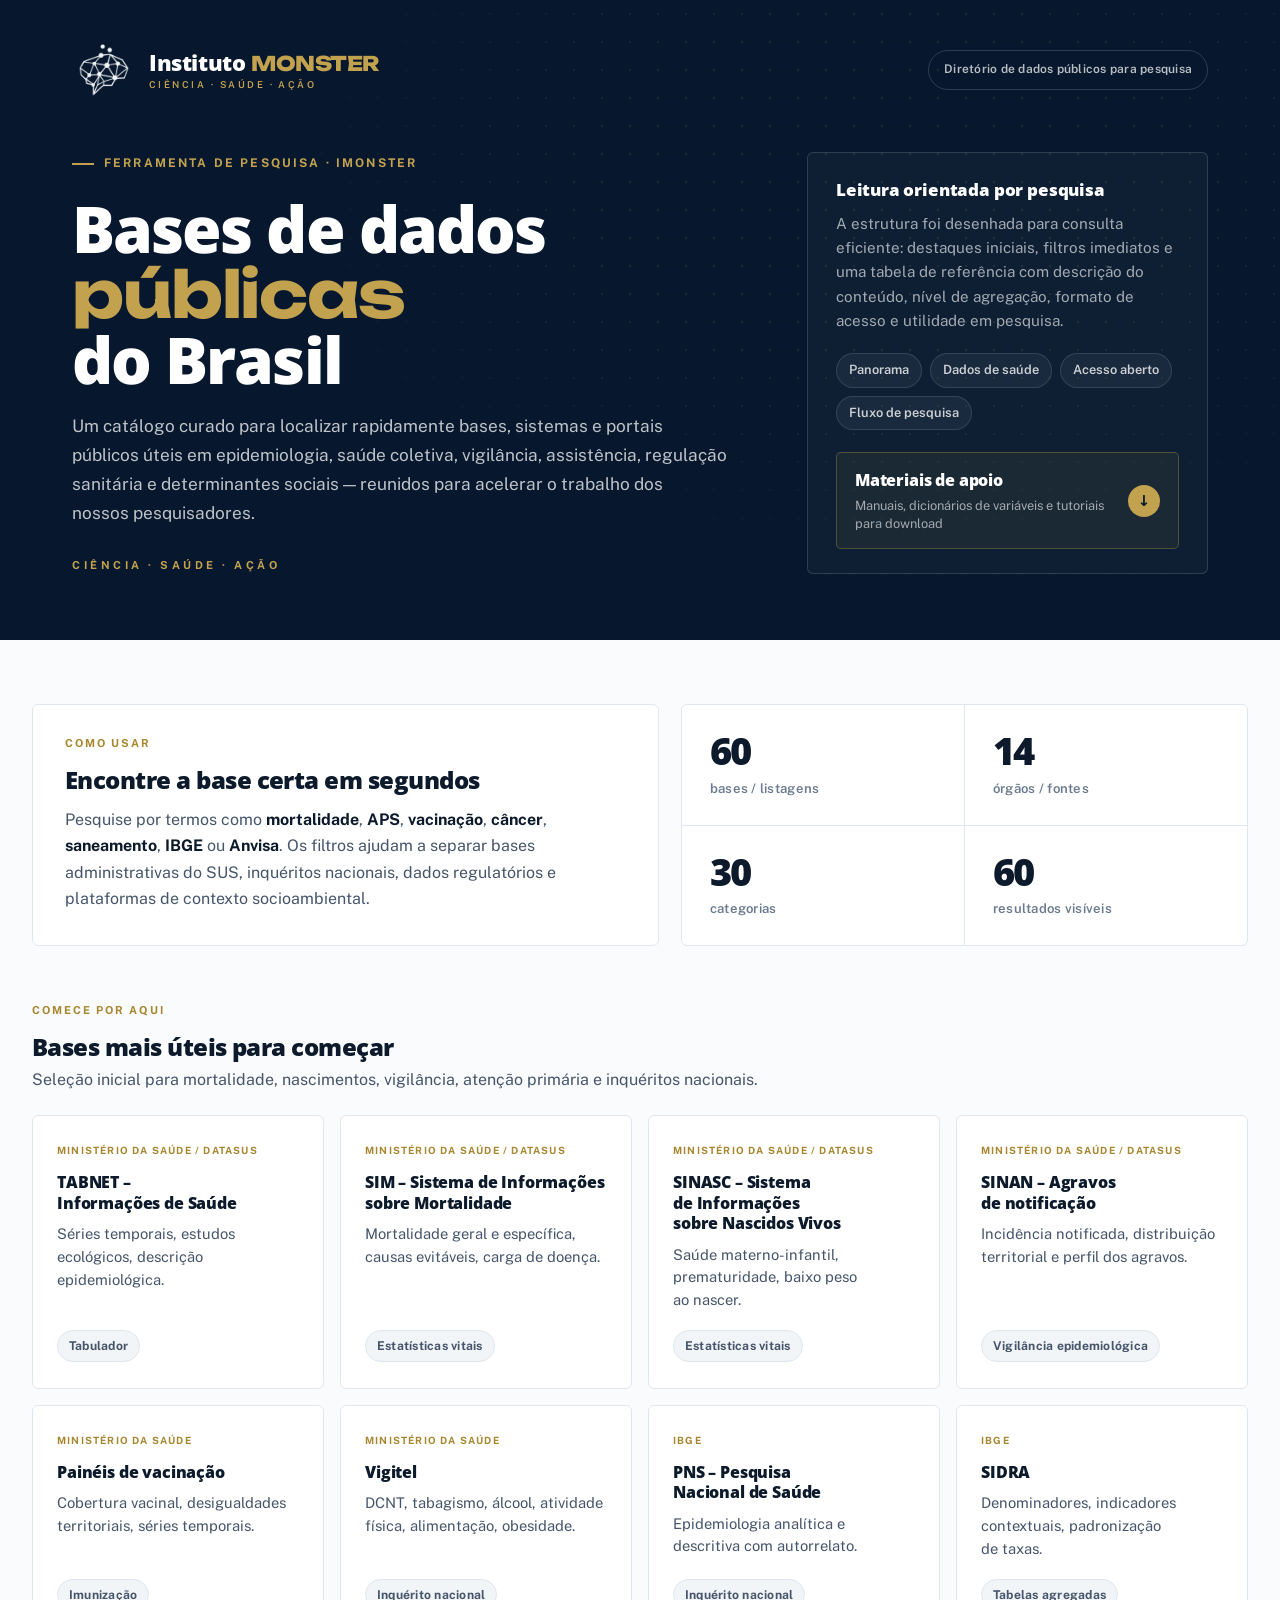
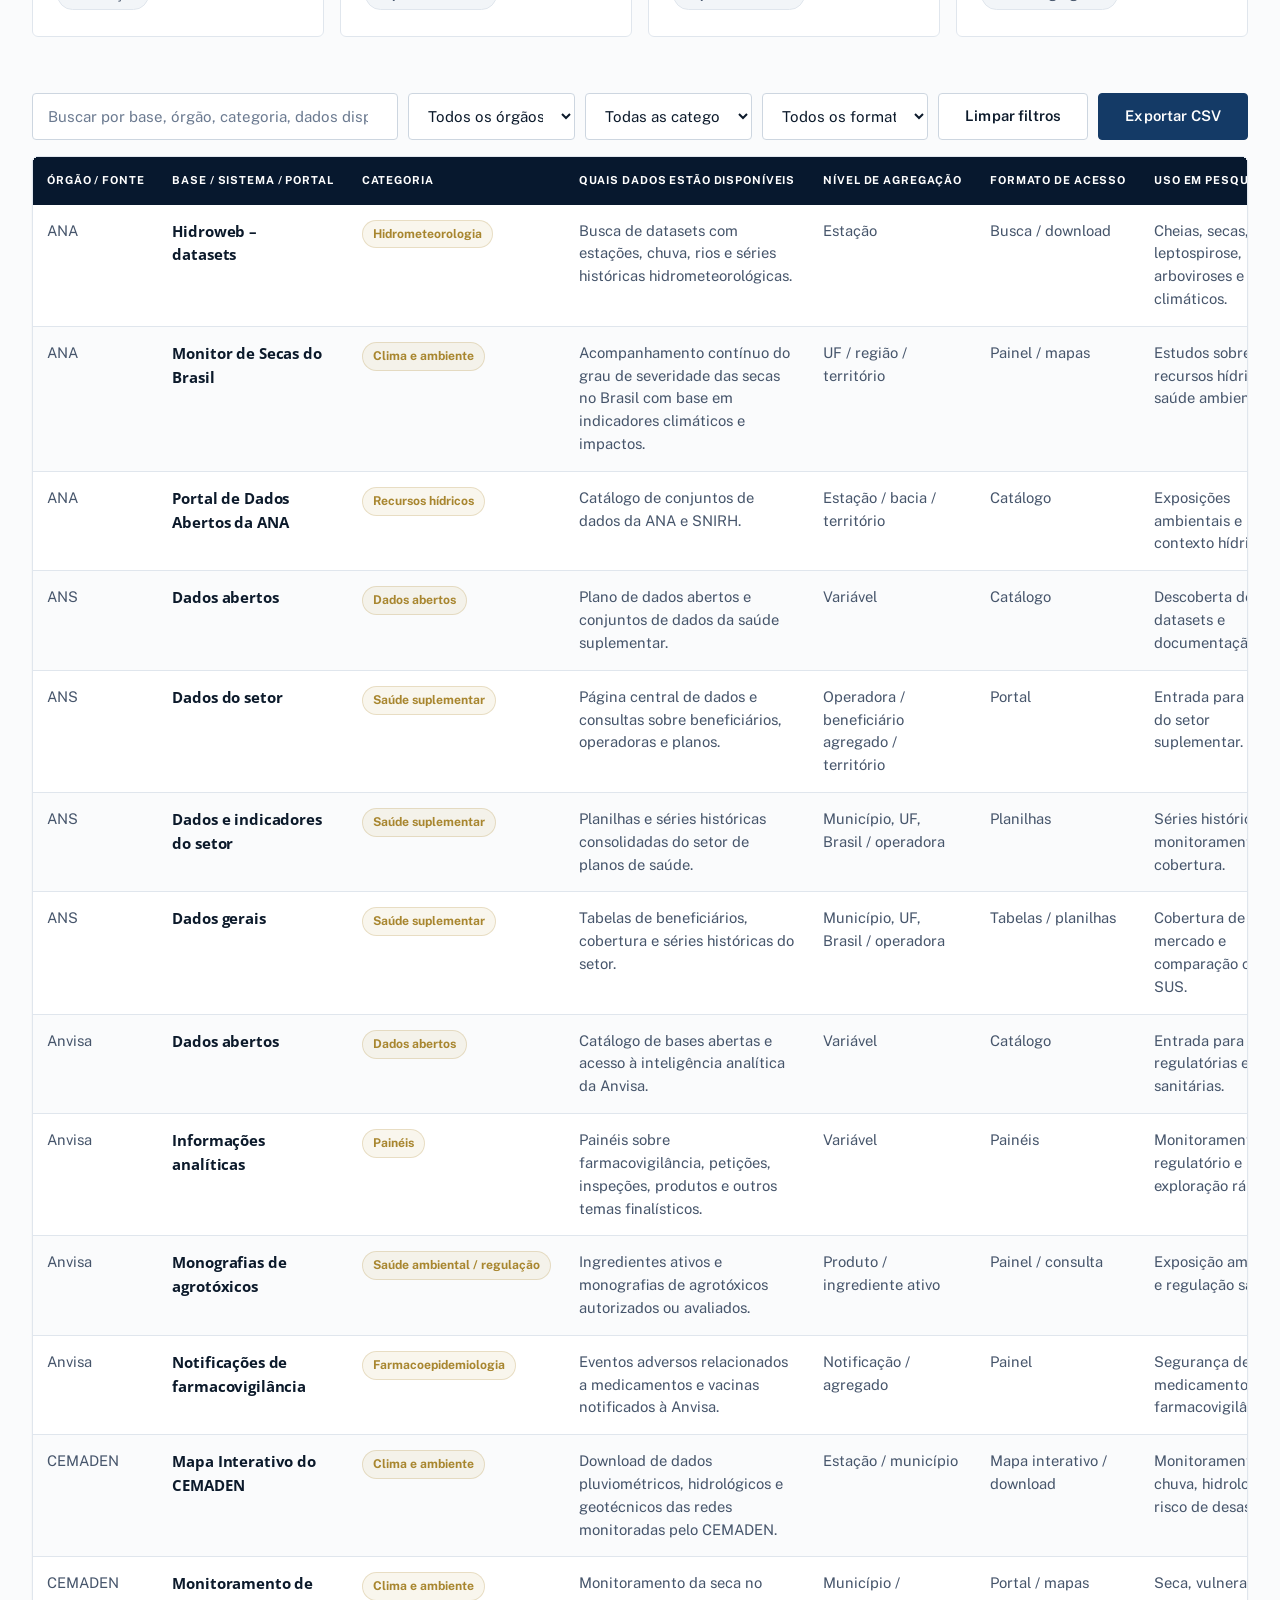
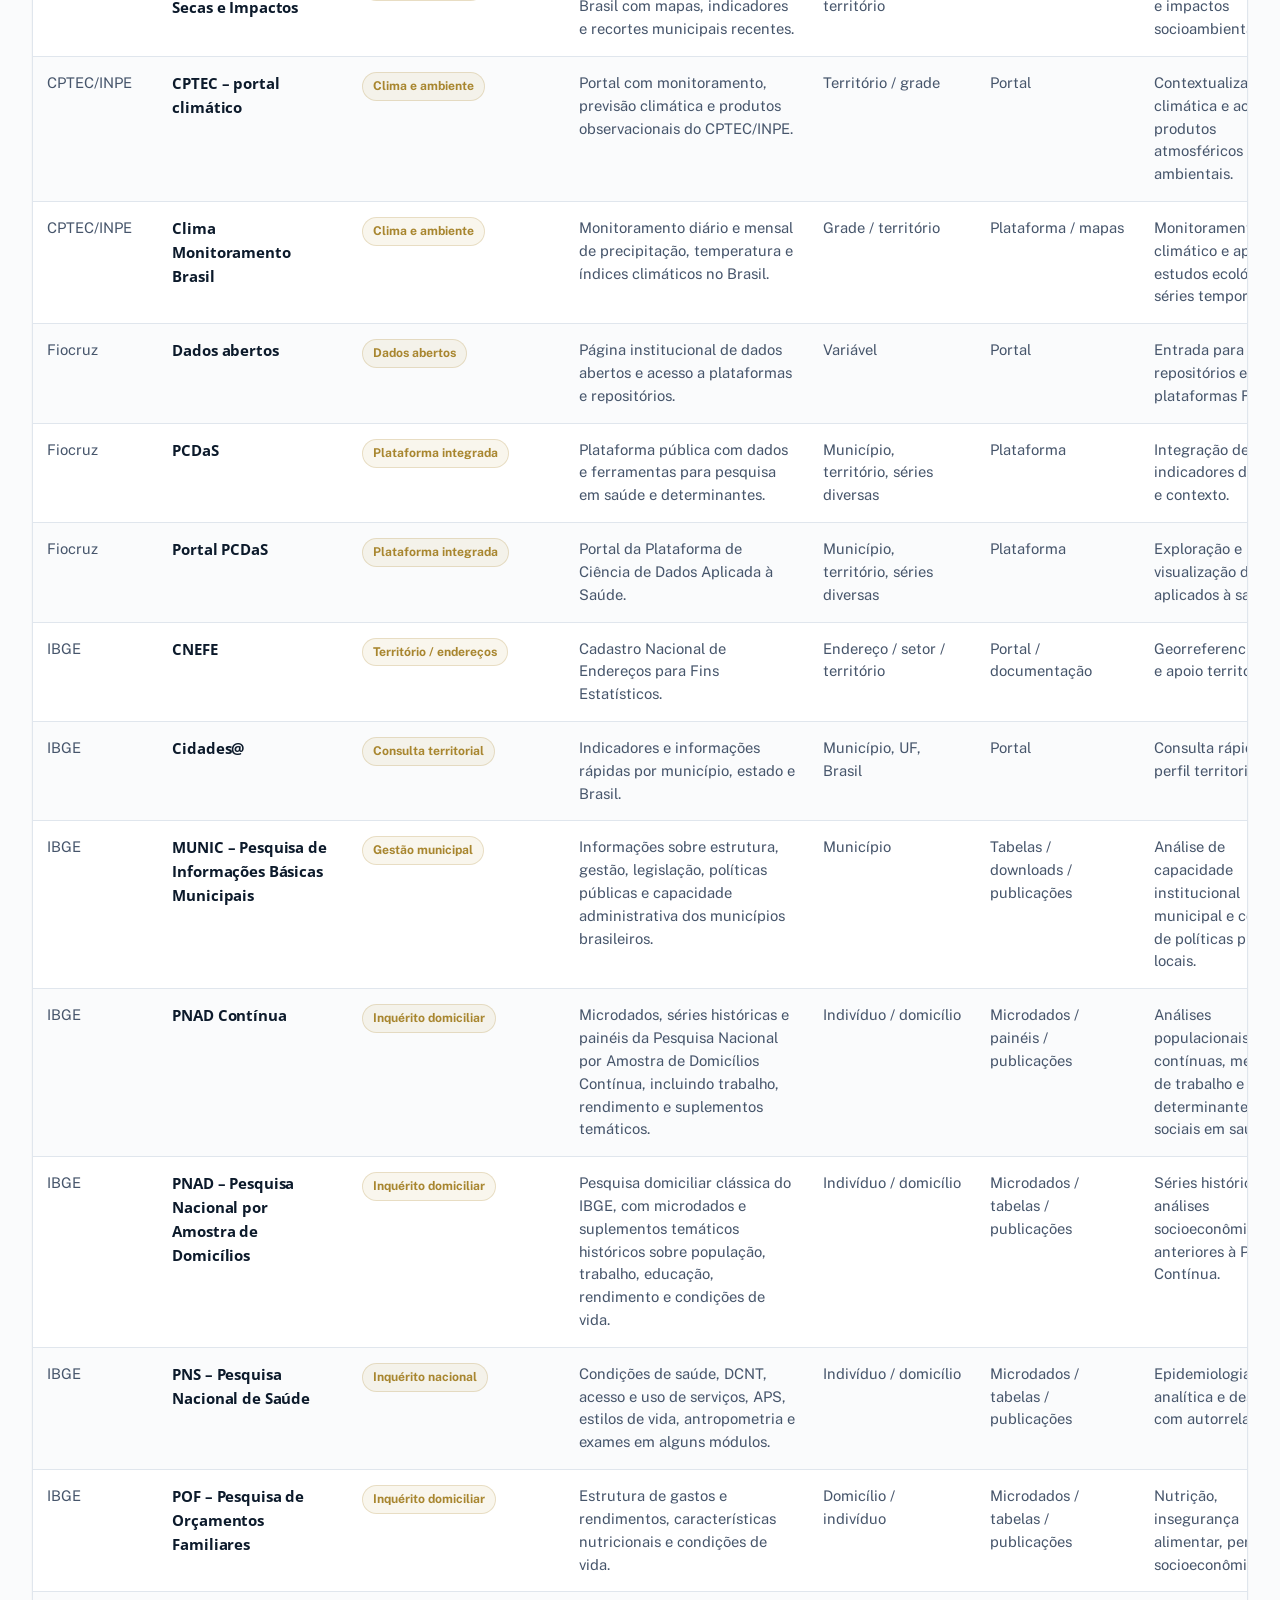
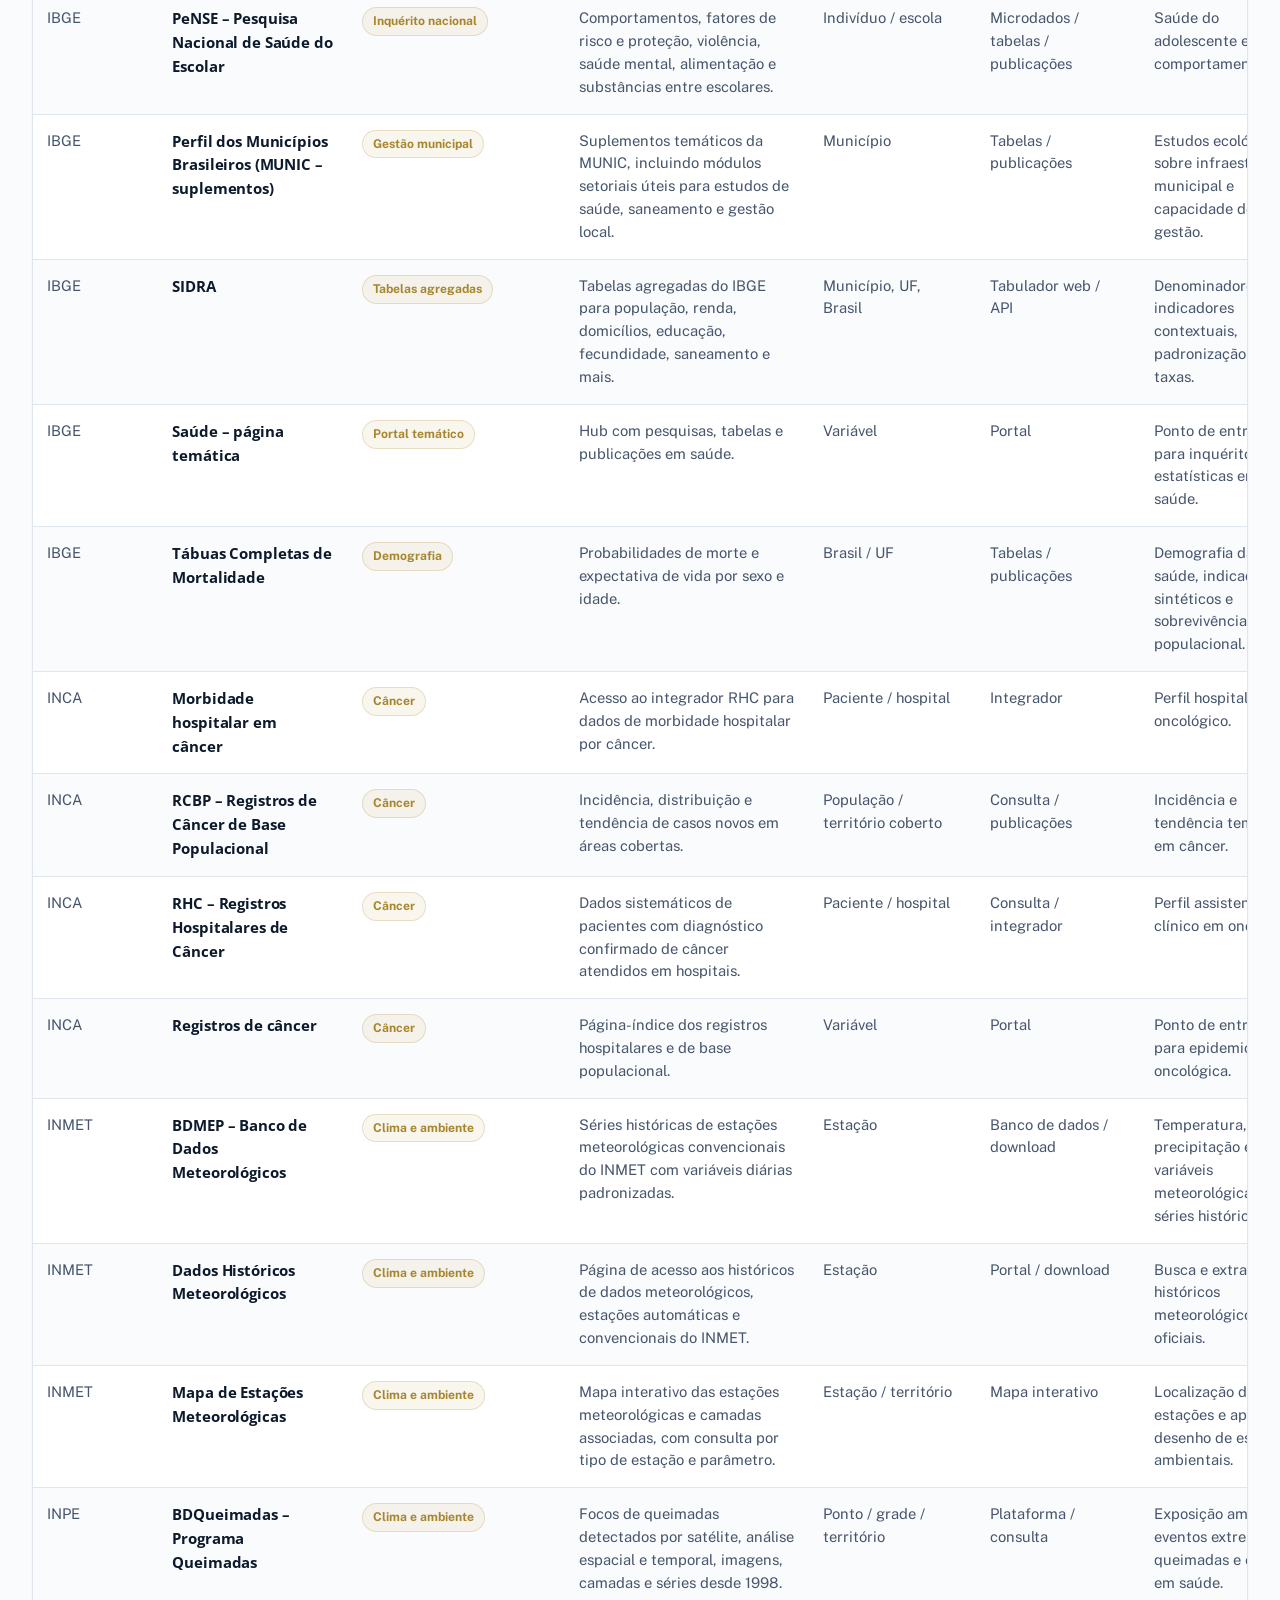
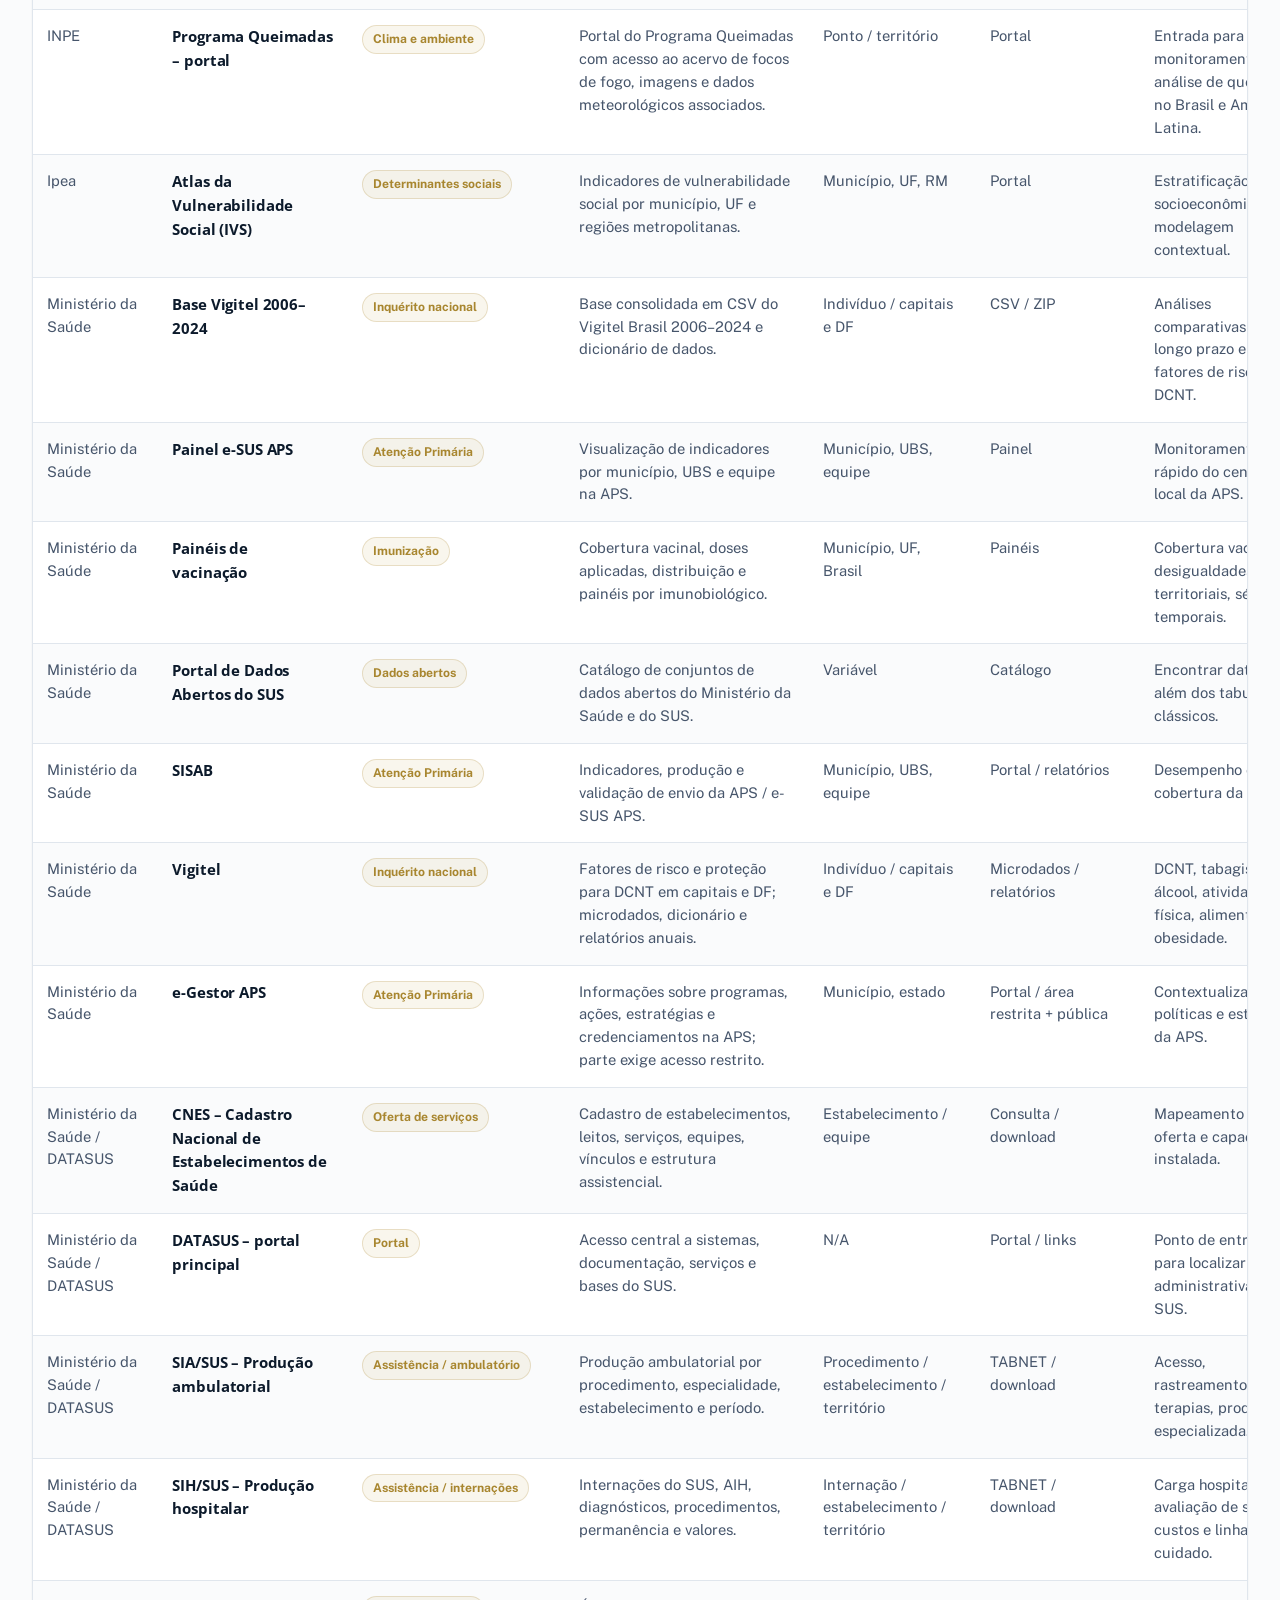
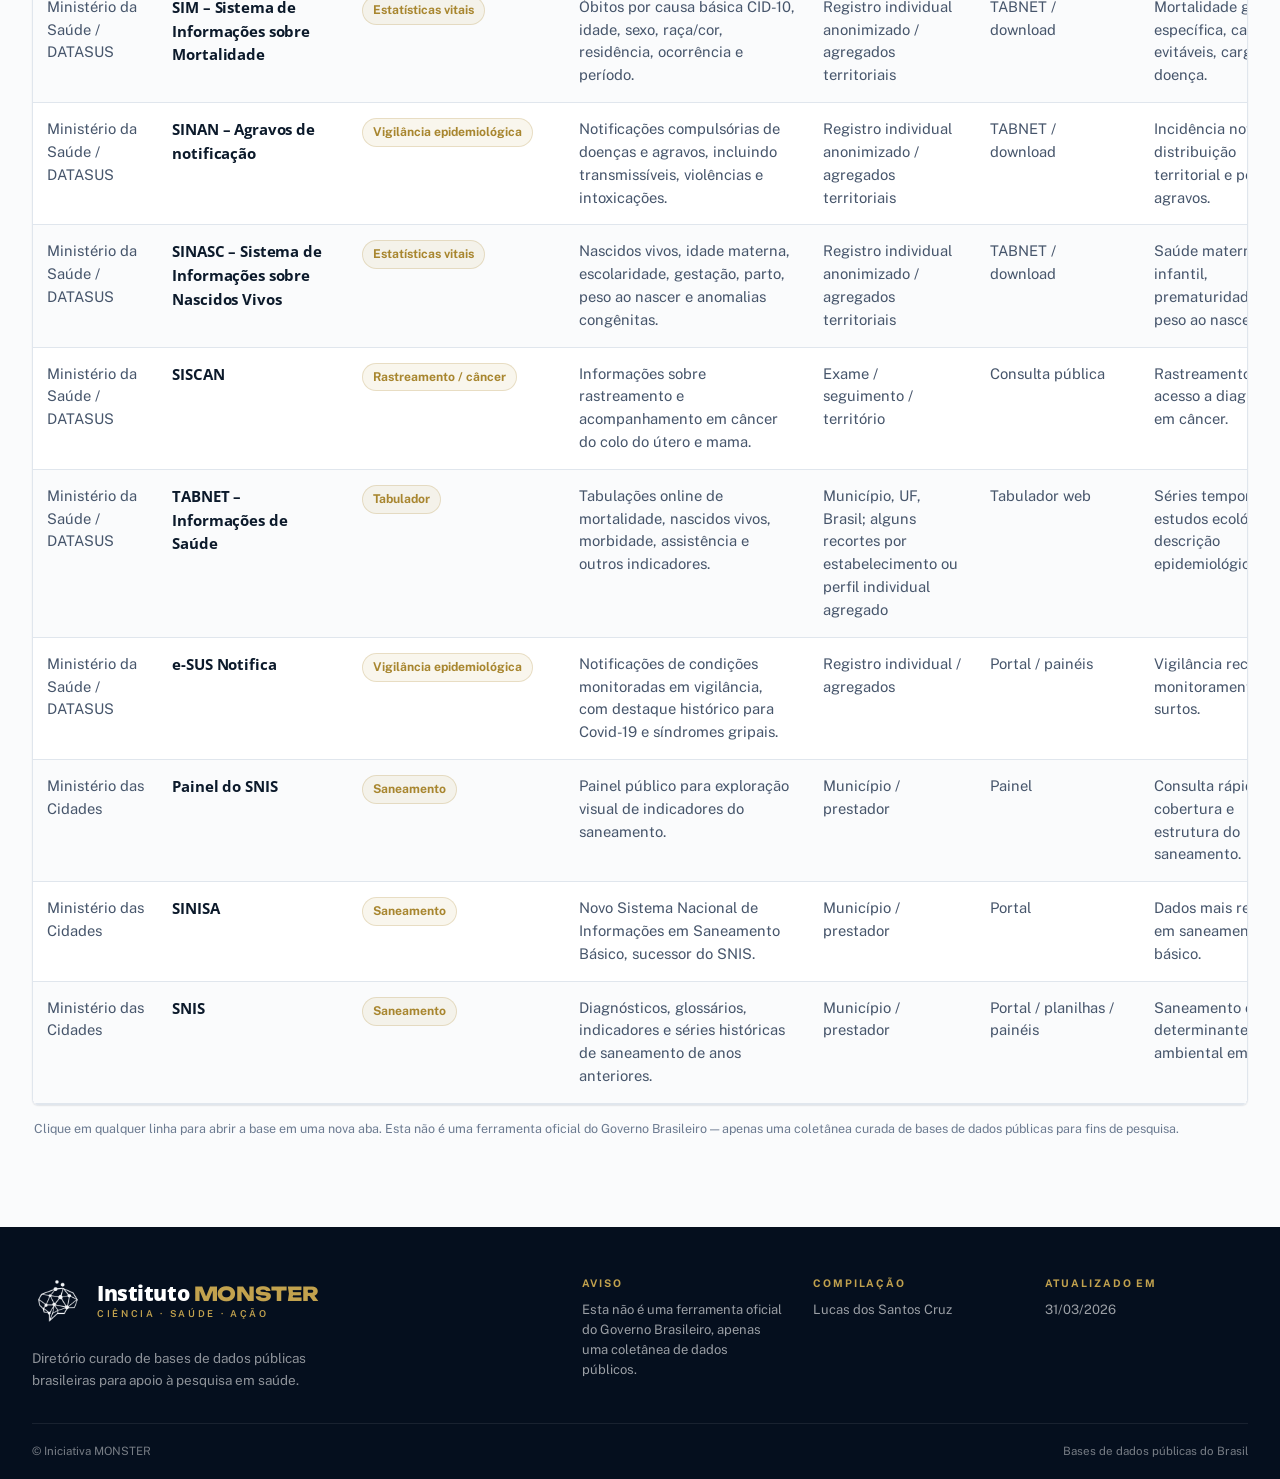
<file: index.html>
<!DOCTYPE html>
<html lang="pt-BR">
<head>
<meta charset="UTF-8">
<meta name="viewport" content="width=device-width, initial-scale=1.0">
<title>Bases de Dados Públicas do Brasil — Instituto MONSTER</title>
<link rel="icon" type="image/png" sizes="256x256" href="assets/favicon.png">
<link rel="icon" type="image/png" sizes="32x32" href="assets/favicon-32.png">
<link rel="apple-touch-icon" href="assets/favicon.png">
<link rel="stylesheet" href="styles/base.css">
<link rel="preconnect" href="https://fonts.googleapis.com">
<link rel="preconnect" href="https://fonts.gstatic.com" crossorigin>
<link href="https://fonts.googleapis.com/css2?family=Open+Sans:wght@400;500;600;700;800&family=Unbounded:wght@400;500;600;700;800;900&display=swap" rel="stylesheet">
<style>
  /* ============================================================
     BASES DE DADOS PÚBLICAS — herda Iniciativa MONSTER
     navy 950 + dourado · Open Sans + Unbounded · Public Sans (UI)
     Ferramenta de pesquisa do Instituto MONSTER (iMonster).
     ============================================================ */
  :root { --head-font: 'Open Sans', system-ui, sans-serif; --serif: 'Unbounded', system-ui, sans-serif; }
  /* Página independente — sem transições de navegação entre documentos. */
  @view-transition { navigation: none; }
  body { background: var(--paper); }

  /* ---------- BRANDBAR (cabeçalho próprio, página independente) ---------- */
  .brandbar { display: flex; align-items: center; justify-content: space-between; gap: 20px; padding-bottom: 44px; flex-wrap: wrap; }
  .brandC { display: flex; align-items: center; gap: 13px; }
  .brandC img { height: 60px; width: auto; }
  .brandC .wm { font-family: var(--head-font); font-weight: 800; font-size: 19px; letter-spacing: -.02em; color: #fff; line-height: 1; }
  .brandC .wm small { display:block; font-family: var(--font-text); font-weight: 600; font-size: 8.5px; letter-spacing: .28em; color: var(--gold); white-space: nowrap; margin-top: 5px; }
  .brandbar .chip { font-family: var(--font-text); font-size: 12px; font-weight: 600; letter-spacing: .02em; color: rgba(255,255,255,.72); padding: 9px 15px; border: 1px solid rgba(255,255,255,.16); border-radius: 100px; }

  /* ---------- HERO (navy) ---------- */
  .hero { background: var(--navy-950); color: #fff; position: relative; overflow: hidden; }
  .hero::before { content:""; position:absolute; inset:0; background-image: radial-gradient(circle at center, rgba(194,162,78,.12) 1.3px, transparent 1.6px); background-size: 28px 28px; mask-image: radial-gradient(ellipse 75% 90% at 70% 30%, #000 25%, transparent 78%); -webkit-mask-image: radial-gradient(ellipse 75% 90% at 70% 30%, #000 25%, transparent 78%); }
  .hero .container { position: relative; z-index: 1; padding-top: 38px; padding-bottom: 66px; }
  .hero-grid { display: grid; grid-template-columns: 1.32fr .78fr; gap: 56px; align-items: end; }
  .hero .eyebrow { color: var(--gold); }
  .hero .eyebrow::before { background: var(--gold); }
  .hero h1 { font-family: var(--head-font); font-weight: 800; font-size: clamp(2.4rem, 5vw, 4rem); line-height: 1.02; letter-spacing: -.03em; color: #fff; margin: 22px 0 20px; max-width: 16ch; }
  .hero h1 em { font-style: normal; font-family: var(--serif); font-weight: 700; letter-spacing: -.022em; color: var(--gold); }
  .hero .lede { color: rgba(255,255,255,.74); font-size: 1.08rem; line-height: 1.68; max-width: 60ch; }
  .hero .tagline { font-family: var(--font-text); font-weight: 700; font-size: 11px; letter-spacing: .32em; text-transform: uppercase; color: var(--gold); margin-top: 28px; }
  .hero-side { border: 1px solid rgba(255,255,255,.14); border-radius: 6px; padding: 28px 28px 24px; background: rgba(255,255,255,.03); }
  .hero-side h2 { font-family: var(--head-font); font-weight: 800; font-size: 1.06rem; color: #fff; letter-spacing: -.01em; }
  .hero-side p { color: rgba(255,255,255,.62); font-size: .95rem; line-height: 1.6; margin-top: 12px; }
  .pillrow { display: flex; flex-wrap: wrap; gap: 8px; margin-top: 20px; }
  .pill { font-family: var(--font-text); padding: 6px 12px; border-radius: 100px; background: rgba(255,255,255,.05); border: 1px solid rgba(255,255,255,.12); color: rgba(255,255,255,.78); font-size: .8rem; font-weight: 600; }
  .matlink { display:flex; align-items:center; justify-content:space-between; gap: 14px; margin-top: 22px; padding: 15px 18px; border: 1px solid rgba(194,162,78,.32); background: rgba(194,162,78,.08); border-radius: 5px; transition: background .18s, border-color .18s, transform .18s; }
  .matlink:hover { background: rgba(194,162,78,.14); border-color: rgba(194,162,78,.55); transform: translateY(-1px); }
  .matlink .matlink-k { display:block; font-family: var(--head-font); font-weight: 800; font-size: .98rem; color: #fff; letter-spacing: -.01em; }
  .matlink .matlink-d { display:block; font-family: var(--font-text); font-size: .8rem; color: rgba(255,255,255,.6); margin-top: 4px; line-height: 1.4; }
  .matlink .matlink-arr { flex:none; width: 32px; height: 32px; display:grid; place-items:center; border-radius: 50%; background: var(--gold); color: var(--navy-950); font-weight: 800; font-size: 15px; transition: transform .18s; }
  .matlink:hover .matlink-arr { transform: translateY(2px); }

  /* ---------- CONTENT (paper) ---------- */
  .content { padding: 64px 0 24px; }
  .sec-label { font-family: var(--font-text); font-weight: 700; font-size: 11px; letter-spacing: .18em; text-transform: uppercase; color: var(--gold-d); margin-bottom: 14px; }
  .section-title { font-family: var(--head-font); font-weight: 800; font-size: 1.5rem; letter-spacing: -.022em; color: var(--ink); }

  .overview { display: grid; grid-template-columns: 1.05fr .95fr; gap: 22px; align-items: stretch; }
  .panel { background: #fff; border: 1px solid var(--line); border-radius: 6px; padding: 30px 32px; }
  .panel .section-text { color: var(--slate); line-height: 1.66; margin-top: 14px; font-size: 1rem; }
  .panel .section-text strong { color: var(--ink); font-weight: 700; }
  .stats { display: grid; grid-template-columns: repeat(2, 1fr); gap: 1px; background: var(--line); border: 1px solid var(--line); border-radius: 6px; overflow: hidden; height: 100%; }
  .stat { background: #fff; padding: 26px 28px; }
  .stat .n { font-family: var(--head-font); font-weight: 800; font-size: 2.4rem; letter-spacing: -.04em; color: var(--ink); line-height: 1; }
  .stat .label { font-family: var(--font-text); color: var(--slate-2); font-size: .82rem; font-weight: 600; letter-spacing: .02em; margin-top: 8px; }

  /* ---------- FEATURES ---------- */
  .feature-head { margin: 56px 0 22px; }
  .feature-head p { color: var(--slate); margin-top: 8px; font-size: 1rem; }
  .feature-grid { display: grid; grid-template-columns: repeat(4, 1fr); gap: 16px; }
  .feature-card { display: flex; flex-direction: column; background: #fff; border: 1px solid var(--line); border-radius: 6px; padding: 26px 24px; min-height: 218px; transition: transform .2s ease, box-shadow .2s ease, border-color .2s ease; position: relative; }
  .feature-card::before { content:""; position:absolute; left:0; top:0; bottom:0; width:3px; background: var(--gold); opacity: 0; transition: opacity .2s ease; border-radius: 6px 0 0 6px; }
  .feature-card:hover { transform: translateY(-3px); border-color: var(--line-2); box-shadow: var(--shadow-md); }
  .feature-card:hover::before { opacity: 1; }
  .feature-kicker { font-family: var(--font-text); font-weight: 700; font-size: 10px; letter-spacing: .12em; text-transform: uppercase; color: var(--gold-d); margin-bottom: 14px; }
  .feature-card h3 { font-family: var(--head-font); font-weight: 800; font-size: 1.02rem; line-height: 1.26; letter-spacing: -.01em; color: var(--ink); margin-bottom: 10px; }
  .feature-card p { color: var(--slate); font-size: .92rem; line-height: 1.55; margin-bottom: 18px; }
  .feature-tag { margin-top: auto; align-self: flex-start; font-family: var(--font-text); font-weight: 700; font-size: .76rem; letter-spacing: .02em; padding: 5px 11px; border-radius: 100px; background: var(--paper-2); border: 1px solid var(--line); color: var(--slate); }

  /* ---------- CONTROLS ---------- */
  .controls { display: grid; grid-template-columns: 2.2fr 1fr 1fr 1fr auto auto; gap: 10px; margin: 56px 0 16px; }
  .controls input, .controls select { width: 100%; padding: 13px 15px; border-radius: 4px; border: 1px solid var(--line-2); background: #fff; color: var(--ink); font-family: var(--font-text); font-size: .94rem; transition: border-color .18s, box-shadow .18s; }
  .controls input::placeholder { color: var(--slate-2); }
  .controls input:focus, .controls select:focus { outline: none; border-color: var(--gold); box-shadow: 0 0 0 3px rgba(194,162,78,.16); }
  .controls .btn { justify-content: center; }
  .controls .btn-ghost { background: #fff; }
  #csvBtn { background: var(--navy-700); color: #fff; border-color: var(--navy-700); }
  #csvBtn:hover { background: var(--navy-800); transform: translateY(-1px); box-shadow: var(--shadow-md); }

  /* ---------- TABLE ---------- */
  .table-shell { overflow: auto; border: 1px solid var(--line); border-radius: 6px; background: #fff; box-shadow: var(--shadow-sm); }
  table { width: 100%; min-width: 1180px; border-collapse: collapse; }
  thead th { position: sticky; top: 0; z-index: 2; text-align: left; padding: 15px 14px; background: var(--navy-950); color: #fff; font-family: var(--font-text); font-weight: 700; font-size: 11px; letter-spacing: .08em; text-transform: uppercase; white-space: nowrap; }
  tbody td { padding: 15px 14px; border-bottom: 1px solid var(--line); vertical-align: top; line-height: 1.55; font-size: .92rem; color: var(--slate); }
  tbody td strong { color: var(--ink); font-weight: 700; font-family: var(--head-font); letter-spacing: -.01em; }
  tbody tr:nth-child(even) td { background: var(--paper); }
  tbody tr:hover td { background: rgba(194,162,78,.06); }
  .cat-pill { display: inline-block; padding: 4px 10px; border-radius: 100px; background: rgba(194,162,78,.10); color: var(--gold-d); border: 1px solid rgba(168,134,47,.22); font-family: var(--font-text); font-size: .76rem; font-weight: 700; white-space: nowrap; }
  #dbTable tbody tr.rowlink { cursor: pointer; }
  #dbTable tbody tr.rowlink:focus-visible { outline: 2px solid var(--gold); outline-offset: -2px; }
  .ext-arr { color: var(--gold-d); font-weight: 700; font-size: .82em; margin-left: 5px; opacity: 0; transition: opacity .15s; }
  tbody tr:hover .ext-arr, tbody tr:focus-visible .ext-arr { opacity: 1; }
  .tablenote { font-family: var(--font-text); font-size: 12.5px; color: var(--slate-2); margin: 14px 2px 0; }

  /* ---------- FOOTER (próprio da página) ---------- */
  .ftC { background: #050F1E; color: rgba(255,255,255,.6); margin-top: 64px; }
  .ftC .top { display: grid; grid-template-columns: 1fr 1.35fr; gap: 56px; padding: 48px 0 32px; align-items: start; }
  .ftC .brand .wm { display: flex; align-items: center; gap: 13px; }
  .ftC .brand .wm img { height: 52px; }
  .ftC .brand .wm b { font-family: var(--head-font); font-weight: 800; font-size: 21px; color: #fff; letter-spacing: -.02em; line-height: 1; }
  .ftC .brand .wm small { display: block; font-family: var(--font-text); font-weight: 600; font-size: 9.5px; letter-spacing: .28em; color: var(--gold); margin-top: 5px; }
  .ftC .brand .wm .serif-gold { color: #C2A24E; }
  .ftC .brand .ftnote { margin-top: 20px; font-family: var(--font-text); font-size: 13.5px; line-height: 1.65; color: rgba(255,255,255,.55); max-width: 38ch; }
  .ftC .meta { display: grid; grid-template-columns: repeat(3, 1fr); gap: 28px; }
  .ftC .metacol { display: flex; flex-direction: column; gap: 8px; }
  .ftC .metacol .k { font-family: var(--font-text); font-size: 10.5px; letter-spacing: .18em; text-transform: uppercase; font-weight: 700; color: var(--gold); }
  .ftC .metacol .v { font-family: var(--font-text); font-size: 13px; line-height: 1.55; color: rgba(255,255,255,.6); }
  .ftC .bottom { border-top: 1px solid rgba(255,255,255,.08); padding: 18px 0; display: flex; justify-content: space-between; align-items: center; font-family: var(--font-text); font-size: 11.5px; color: rgba(255,255,255,.46); }

  /* ---------- RESPONSIVO ---------- */
  @media (max-width: 1180px) {
    .hero-grid, .overview { grid-template-columns: 1fr; gap: 36px; }
    .feature-grid { grid-template-columns: repeat(2, 1fr); }
    .controls { grid-template-columns: 1fr 1fr; }
  }
  @media (max-width: 980px) {
    .ftC .top { grid-template-columns: 1fr; gap: 36px; }
    .ftC .meta { grid-template-columns: 1fr 1fr; }
  }
  @media (max-width: 680px) {
    .feature-grid { grid-template-columns: 1fr; }
    .controls { grid-template-columns: 1fr; }
    .stats { grid-template-columns: repeat(2, 1fr); }
    .brandC img { height: 50px; }
    .ftC .meta { grid-template-columns: 1fr; }
  }
</style>
</head>
<body>

  <template id="__bundler_thumbnail">
    <svg xmlns="http://www.w3.org/2000/svg" viewBox="0 0 100 100">
      <rect width="100" height="100" fill="#07182E"/>
      <text x="50" y="58" font-family="Open Sans, sans-serif" font-size="30" font-weight="800" fill="#C2A24E" text-anchor="middle">iM</text>
    </svg>
  </template>

  <!-- HERO -->
  <section class="hero">
    <div class="container">
      <div class="brandbar">
        <div class="brandC">
          <img src="assets/Logo-White.png" alt="">
          <span class="wm">Instituto <em class="serif-gold">MONSTER</em><small>CIÊNCIA · SAÚDE · AÇÃO</small></span>
        </div>
        <span class="chip">Diretório de dados públicos para pesquisa</span>
      </div>
      <div class="hero-grid">
        <div>
          <span class="eyebrow">Ferramenta de pesquisa · iMonster</span>
          <h1>Bases de dados <em>públicas</em> do Brasil</h1>
          <p class="lede">
            Um catálogo curado para localizar rapidamente bases, sistemas e portais públicos úteis em
            epidemiologia, saúde coletiva, vigilância, assistência, regulação sanitária e determinantes
            sociais — reunidos para acelerar o trabalho dos nossos pesquisadores.
          </p>
          <div class="tagline">CIÊNCIA · SAÚDE · AÇÃO</div>
        </div>
        <aside class="hero-side">
          <h2>Leitura orientada por pesquisa</h2>
          <p>
            A estrutura foi desenhada para consulta eficiente: destaques iniciais, filtros imediatos e uma
            tabela de referência com descrição do conteúdo, nível de agregação, formato de acesso e
            utilidade em pesquisa.
          </p>
          <div class="pillrow">
            <span class="pill">Panorama</span>
            <span class="pill">Dados de saúde</span>
            <span class="pill">Acesso aberto</span>
            <span class="pill">Fluxo de pesquisa</span>
          </div>
          <a class="matlink" href="materiais-apoio.html">
            <span class="matlink-txt">
              <span class="matlink-k">Materiais de apoio</span>
              <span class="matlink-d">Manuais, dicionários de variáveis e tutoriais para download</span>
            </span>
            <span class="matlink-arr">↓</span>
          </a>
        </aside>
      </div>
    </div>
  </section>

  <!-- CONTENT -->
  <main class="content">
    <div class="container container-wide">

      <section class="overview">
        <div class="panel">
          <div class="sec-label">Como usar</div>
          <h2 class="section-title">Encontre a base certa em segundos</h2>
          <p class="section-text">
            Pesquise por termos como <strong>mortalidade</strong>, <strong>APS</strong>,
            <strong>vacinação</strong>, <strong>câncer</strong>, <strong>saneamento</strong>,
            <strong>IBGE</strong> ou <strong>Anvisa</strong>. Os filtros ajudam a separar bases
            administrativas do SUS, inquéritos nacionais, dados regulatórios e plataformas de contexto
            socioambiental.
          </p>
        </div>
        <div class="stats">
          <div class="stat"><div class="n" id="statTotal"></div><div class="label">bases / listagens</div></div>
          <div class="stat"><div class="n" id="statOrg"></div><div class="label">órgãos / fontes</div></div>
          <div class="stat"><div class="n" id="statCat"></div><div class="label">categorias</div></div>
          <div class="stat"><div class="n" id="statVisible"></div><div class="label">resultados visíveis</div></div>
        </div>
      </section>

      <section class="feature-head">
        <div class="sec-label">Comece por aqui</div>
        <h2 class="section-title">Bases mais úteis para começar</h2>
        <p>Seleção inicial para mortalidade, nascimentos, vigilância, atenção primária e inquéritos nacionais.</p>
      </section>
      <div class="feature-grid">

        <a class="feature-card" href="https://datasus.saude.gov.br/informacoes-de-saude-tabnet/" target="_blank" rel="noopener noreferrer">
          <div class="feature-kicker">Ministério da Saúde / DATASUS</div>
          <h3>TABNET – Informações de Saúde</h3>
          <p>Séries temporais, estudos ecológicos, descrição epidemiológica.</p>
          <span class="feature-tag">Tabulador</span>
        </a>

        <a class="feature-card" href="https://datasus.saude.gov.br/mortalidade-desde-1996-pela-cid-10/" target="_blank" rel="noopener noreferrer">
          <div class="feature-kicker">Ministério da Saúde / DATASUS</div>
          <h3>SIM – Sistema de Informações sobre Mortalidade</h3>
          <p>Mortalidade geral e específica, causas evitáveis, carga de doença.</p>
          <span class="feature-tag">Estatísticas vitais</span>
        </a>

        <a class="feature-card" href="https://datasus.saude.gov.br/nascidos-vivos-desde-1994/" target="_blank" rel="noopener noreferrer">
          <div class="feature-kicker">Ministério da Saúde / DATASUS</div>
          <h3>SINASC – Sistema de Informações sobre Nascidos Vivos</h3>
          <p>Saúde materno-infantil, prematuridade, baixo peso ao nascer.</p>
          <span class="feature-tag">Estatísticas vitais</span>
        </a>

        <a class="feature-card" href="https://datasus.saude.gov.br/acesso-a-informacao/doencas-e-agravos-de-notificacao-de-2007-em-diante-sinan/" target="_blank" rel="noopener noreferrer">
          <div class="feature-kicker">Ministério da Saúde / DATASUS</div>
          <h3>SINAN – Agravos de notificação</h3>
          <p>Incidência notificada, distribuição territorial e perfil dos agravos.</p>
          <span class="feature-tag">Vigilância epidemiológica</span>
        </a>

        <a class="feature-card" href="https://www.gov.br/saude/pt-br/vacinacao/paineis-de-vacinacao" target="_blank" rel="noopener noreferrer">
          <div class="feature-kicker">Ministério da Saúde</div>
          <h3>Painéis de vacinação</h3>
          <p>Cobertura vacinal, desigualdades territoriais, séries temporais.</p>
          <span class="feature-tag">Imunização</span>
        </a>

        <a class="feature-card" href="https://www.gov.br/saude/pt-br/composicao/svsa/inqueritos-de-saude/vigitel" target="_blank" rel="noopener noreferrer">
          <div class="feature-kicker">Ministério da Saúde</div>
          <h3>Vigitel</h3>
          <p>DCNT, tabagismo, álcool, atividade física, alimentação, obesidade.</p>
          <span class="feature-tag">Inquérito nacional</span>
        </a>

        <a class="feature-card" href="https://www.ibge.gov.br/estatisticas/sociais/saude/9160-pesquisa-nacional-de-saude.html" target="_blank" rel="noopener noreferrer">
          <div class="feature-kicker">IBGE</div>
          <h3>PNS – Pesquisa Nacional de Saúde</h3>
          <p>Epidemiologia analítica e descritiva com autorrelato.</p>
          <span class="feature-tag">Inquérito nacional</span>
        </a>

        <a class="feature-card" href="https://sidra.ibge.gov.br/" target="_blank" rel="noopener noreferrer">
          <div class="feature-kicker">IBGE</div>
          <h3>SIDRA</h3>
          <p>Denominadores, indicadores contextuais, padronização de taxas.</p>
          <span class="feature-tag">Tabelas agregadas</span>
        </a>

      </div>

      <section class="controls">
        <input id="search" type="search" placeholder="Buscar por base, órgão, categoria, dados disponíveis ou uso em pesquisa">
        <select id="orgFilter">
          <option value="">Todos os órgãos</option>
          <option value="ANA">ANA</option><option value="ANS">ANS</option><option value="Anvisa">Anvisa</option><option value="Fiocruz">Fiocruz</option><option value="IBGE">IBGE</option><option value="INCA">INCA</option><option value="Ipea">Ipea</option><option value="Ministério da Saúde">Ministério da Saúde</option><option value="Ministério da Saúde / DATASUS">Ministério da Saúde / DATASUS</option><option value="Ministério das Cidades">Ministério das Cidades</option>
        </select>
        <select id="catFilter">
          <option value="">Todas as categorias</option>
          <option value="Assistência / ambulatório">Assistência / ambulatório</option><option value="Assistência / internações">Assistência / internações</option><option value="Atenção Primária">Atenção Primária</option><option value="Consulta territorial">Consulta territorial</option><option value="Câncer">Câncer</option><option value="Dados abertos">Dados abertos</option><option value="Demografia">Demografia</option><option value="Determinantes sociais">Determinantes sociais</option><option value="Estatísticas vitais">Estatísticas vitais</option><option value="Farmacoepidemiologia">Farmacoepidemiologia</option><option value="Hidrometeorologia">Hidrometeorologia</option><option value="Imunização">Imunização</option><option value="Inquérito domiciliar">Inquérito domiciliar</option><option value="Inquérito nacional">Inquérito nacional</option><option value="Oferta de serviços">Oferta de serviços</option><option value="Painéis">Painéis</option><option value="Plataforma integrada">Plataforma integrada</option><option value="Portal">Portal</option><option value="Portal temático">Portal temático</option><option value="Rastreamento / câncer">Rastreamento / câncer</option><option value="Recursos hídricos">Recursos hídricos</option><option value="Saneamento">Saneamento</option><option value="Saúde ambiental / regulação">Saúde ambiental / regulação</option><option value="Saúde suplementar">Saúde suplementar</option><option value="Tabelas agregadas">Tabelas agregadas</option><option value="Tabulador">Tabulador</option><option value="Território / endereços">Território / endereços</option><option value="Vigilância epidemiológica">Vigilância epidemiológica</option>
        </select>
        <select id="fmtFilter">
          <option value="">Todos os formatos</option>
          <option value="Busca / download">Busca / download</option><option value="CSV / ZIP">CSV / ZIP</option><option value="Catálogo">Catálogo</option><option value="Consulta / download">Consulta / download</option><option value="Consulta / integrador">Consulta / integrador</option><option value="Consulta / publicações">Consulta / publicações</option><option value="Consulta pública">Consulta pública</option><option value="Integrador">Integrador</option><option value="Microdados / relatórios">Microdados / relatórios</option><option value="Microdados / tabelas / publicações">Microdados / tabelas / publicações</option><option value="Painel">Painel</option><option value="Painel / consulta">Painel / consulta</option><option value="Painéis">Painéis</option><option value="Planilhas">Planilhas</option><option value="Plataforma">Plataforma</option><option value="Portal">Portal</option><option value="Portal / documentação">Portal / documentação</option><option value="Portal / links">Portal / links</option><option value="Portal / painéis">Portal / painéis</option><option value="Portal / planilhas / painéis">Portal / planilhas / painéis</option><option value="Portal / relatórios">Portal / relatórios</option><option value="Portal / área restrita + pública">Portal / área restrita + pública</option><option value="TABNET / download">TABNET / download</option><option value="Tabelas / planilhas">Tabelas / planilhas</option><option value="Tabelas / publicações">Tabelas / publicações</option><option value="Tabulador web">Tabulador web</option><option value="Tabulador web / API">Tabulador web / API</option>
        </select>
        <button id="resetBtn" class="btn btn-ghost" type="button">Limpar filtros</button>
        <button id="csvBtn" class="btn" type="button">Exportar CSV</button>
      </section>

      <section class="table-shell">
        <table id="dbTable">
          <thead>
            <tr>
              <th>Órgão / Fonte</th>
              <th>Base / sistema / portal</th>
              <th>Categoria</th>
              <th>Quais dados estão disponíveis</th>
              <th>Nível de agregação</th>
              <th>Formato de acesso</th>
              <th>Uso em pesquisa</th>
            </tr>
          </thead>
          <tbody></tbody>
        </table>
      </section>
      <p class="tablenote">Clique em qualquer linha para abrir a base em uma nova aba. Esta não é uma ferramenta oficial do Governo Brasileiro — apenas uma coletânea curada de bases de dados públicas para fins de pesquisa.</p>

    </div>
  </main>

  <!-- FOOTER -->
  <footer class="ftC">
    <div class="container container-wide">
      <div class="top">
        <div class="brand">
          <div class="wm"><img src="assets/Logo-White.png" alt=""><b>Instituto <em class="serif-gold">MONSTER</em><small>CIÊNCIA · SAÚDE · AÇÃO</small></b></div>
          <p class="ftnote">Diretório curado de bases de dados públicas brasileiras para apoio à pesquisa em saúde.</p>
        </div>
        <div class="meta">
          <div class="metacol"><span class="k">Aviso</span><span class="v">Esta não é uma ferramenta oficial do Governo Brasileiro, apenas uma coletânea de dados públicos.</span></div>
          <div class="metacol"><span class="k">Compilação</span><span class="v">Lucas dos Santos Cruz</span></div>
          <div class="metacol"><span class="k">Atualizado em</span><span class="v">31/03/2026</span></div>
        </div>
      </div>
      <div class="bottom">
        <span>© Iniciativa MONSTER</span>
        <span>Bases de dados públicas do Brasil</span>
      </div>
    </div>
  </footer>

  <script>
    // Engole a rejeição benigna de View Transition entre documentos (base.css),
    // que não se aplica a esta página independente.
    window.addEventListener('unhandledrejection', function (e) {
      if (e && e.reason && String(e.reason).indexOf('Transition was skipped') !== -1) {
        e.preventDefault();
      }
    });
  </script>
  <script>
const data = [{"orgao": "ANA", "base": "Hidroweb – datasets", "categoria": "Hidrometeorologia", "dados": "Busca de datasets com estações, chuva, rios e séries históricas hidrometeorológicas.", "nivel": "Estação", "formato": "Busca / download", "uso": "Cheias, secas, leptospirose, arboviroses e eventos climáticos.", "link": "https://dadosabertos.ana.gov.br/search?tags=hidroweb"}, {"orgao": "ANA", "base": "Monitor de Secas do Brasil", "categoria": "Clima e ambiente", "dados": "Acompanhamento contínuo do grau de severidade das secas no Brasil com base em indicadores climáticos e impactos.", "nivel": "UF / região / território", "formato": "Painel / mapas", "uso": "Estudos sobre seca, recursos hídricos e saúde ambiental.", "link": "https://monitordesecas.ana.gov.br/"}, {"orgao": "ANA", "base": "Portal de Dados Abertos da ANA", "categoria": "Recursos hídricos", "dados": "Catálogo de conjuntos de dados da ANA e SNIRH.", "nivel": "Estação / bacia / território", "formato": "Catálogo", "uso": "Exposições ambientais e contexto hídrico.", "link": "https://dadosabertos.ana.gov.br/"}, {"orgao": "ANS", "base": "Dados abertos", "categoria": "Dados abertos", "dados": "Plano de dados abertos e conjuntos de dados da saúde suplementar.", "nivel": "Variável", "formato": "Catálogo", "uso": "Descoberta de datasets e documentação.", "link": "https://www.gov.br/ans/pt-br/acesso-a-informacao/perfil-do-setor/dados-abertos-1"}, {"orgao": "ANS", "base": "Dados do setor", "categoria": "Saúde suplementar", "dados": "Página central de dados e consultas sobre beneficiários, operadoras e planos.", "nivel": "Operadora / beneficiário agregado / território", "formato": "Portal", "uso": "Entrada para análise do setor suplementar.", "link": "https://www.gov.br/ans/pt-br/acesso-a-informacao/perfil-do-setor"}, {"orgao": "ANS", "base": "Dados e indicadores do setor", "categoria": "Saúde suplementar", "dados": "Planilhas e séries históricas consolidadas do setor de planos de saúde.", "nivel": "Município, UF, Brasil / operadora", "formato": "Planilhas", "uso": "Séries históricas e monitoramento de cobertura.", "link": "https://www.gov.br/ans/pt-br/acesso-a-informacao/perfil-do-setor/dados-e-indicadores-do-setor"}, {"orgao": "ANS", "base": "Dados gerais", "categoria": "Saúde suplementar", "dados": "Tabelas de beneficiários, cobertura e séries históricas do setor.", "nivel": "Município, UF, Brasil / operadora", "formato": "Tabelas / planilhas", "uso": "Cobertura de planos, mercado e comparação com SUS.", "link": "https://www.gov.br/ans/pt-br/acesso-a-informacao/perfil-do-setor/dados-gerais"}, {"orgao": "Anvisa", "base": "Dados abertos", "categoria": "Dados abertos", "dados": "Catálogo de bases abertas e acesso à inteligência analítica da Anvisa.", "nivel": "Variável", "formato": "Catálogo", "uso": "Entrada para bases regulatórias e sanitárias.", "link": "https://www.gov.br/anvisa/pt-br/acessoainformacao/dadosabertos"}, {"orgao": "Anvisa", "base": "Informações analíticas", "categoria": "Painéis", "dados": "Painéis sobre farmacovigilância, petições, inspeções, produtos e outros temas finalísticos.", "nivel": "Variável", "formato": "Painéis", "uso": "Monitoramento regulatório e exploração rápida.", "link": "https://www.gov.br/anvisa/pt-br/acessoainformacao/dadosabertos/informacoes-analiticas/inicial"}, {"orgao": "Anvisa", "base": "Monografias de agrotóxicos", "categoria": "Saúde ambiental / regulação", "dados": "Ingredientes ativos e monografias de agrotóxicos autorizados ou avaliados.", "nivel": "Produto / ingrediente ativo", "formato": "Painel / consulta", "uso": "Exposição ambiental e regulação sanitária.", "link": "https://www.gov.br/anvisa/pt-br/acessoainformacao/dadosabertos/informacoes-analiticas/monografias-de-agrotoxicos"}, {"orgao": "Anvisa", "base": "Notificações de farmacovigilância", "categoria": "Farmacoepidemiologia", "dados": "Eventos adversos relacionados a medicamentos e vacinas notificados à Anvisa.", "nivel": "Notificação / agregado", "formato": "Painel", "uso": "Segurança de medicamentos e farmacovigilância.", "link": "https://www.gov.br/anvisa/pt-br/acessoainformacao/dadosabertos/informacoes-analiticas/notificacoes-de-farmacovigilancia"}, {"orgao": "CEMADEN", "base": "Mapa Interativo do CEMADEN", "categoria": "Clima e ambiente", "dados": "Download de dados pluviométricos, hidrológicos e geotécnicos das redes monitoradas pelo CEMADEN.", "nivel": "Estação / município", "formato": "Mapa interativo / download", "uso": "Monitoramento de chuva, hidrologia e risco de desastres.", "link": "https://mapainterativo.cemaden.gov.br/"}, {"orgao": "CEMADEN", "base": "Monitoramento de Secas e Impactos", "categoria": "Clima e ambiente", "dados": "Monitoramento da seca no Brasil com mapas, indicadores e recortes municipais recentes.", "nivel": "Município / território", "formato": "Portal / mapas", "uso": "Seca, vulnerabilidade e impactos socioambientais.", "link": "https://www.gov.br/cemaden/pt-br/assuntos/monitoramento/impactos-seca/monitoramento-de-seca-para-o-brasil/monitoramento-de-secas-e-impactos-no-brasil-2013-janeiro-2026"}, {"orgao": "CPTEC/INPE", "base": "CPTEC – portal climático", "categoria": "Clima e ambiente", "dados": "Portal com monitoramento, previsão climática e produtos observacionais do CPTEC/INPE.", "nivel": "Território / grade", "formato": "Portal", "uso": "Contextualização climática e acesso a produtos atmosféricos e ambientais.", "link": "https://clima.cptec.inpe.br/"}, {"orgao": "CPTEC/INPE", "base": "Clima Monitoramento Brasil", "categoria": "Clima e ambiente", "dados": "Monitoramento diário e mensal de precipitação, temperatura e índices climáticos no Brasil.", "nivel": "Grade / território", "formato": "Plataforma / mapas", "uso": "Monitoramento climático e apoio a estudos ecológicos e séries temporais.", "link": "https://clima.cptec.inpe.br/monitoramentobrasil/pt"}, {"orgao": "Fiocruz", "base": "Dados abertos", "categoria": "Dados abertos", "dados": "Página institucional de dados abertos e acesso a plataformas e repositórios.", "nivel": "Variável", "formato": "Portal", "uso": "Entrada para repositórios e plataformas Fiocruz.", "link": "https://fiocruz.br/dados-abertos"}, {"orgao": "Fiocruz", "base": "PCDaS", "categoria": "Plataforma integrada", "dados": "Plataforma pública com dados e ferramentas para pesquisa em saúde e determinantes.", "nivel": "Município, território, séries diversas", "formato": "Plataforma", "uso": "Integração de indicadores de saúde e contexto.", "link": "https://www.icict.fiocruz.br/plataformapcdas"}, {"orgao": "Fiocruz", "base": "Portal PCDaS", "categoria": "Plataforma integrada", "dados": "Portal da Plataforma de Ciência de Dados Aplicada à Saúde.", "nivel": "Município, território, séries diversas", "formato": "Plataforma", "uso": "Exploração e visualização de dados aplicados à saúde.", "link": "https://pcdas.icict.fiocruz.br/"}, {"orgao": "IBGE", "base": "CNEFE", "categoria": "Território / endereços", "dados": "Cadastro Nacional de Endereços para Fins Estatísticos.", "nivel": "Endereço / setor / território", "formato": "Portal / documentação", "uso": "Georreferenciamento e apoio territorial.", "link": "https://www.ibge.gov.br/estatisticas/sociais/populacao/38734-cadastro-nacional-de-enderecos-para-fins-estatisticos.html"}, {"orgao": "IBGE", "base": "Cidades@", "categoria": "Consulta territorial", "dados": "Indicadores e informações rápidas por município, estado e Brasil.", "nivel": "Município, UF, Brasil", "formato": "Portal", "uso": "Consulta rápida para perfil territorial.", "link": "https://cidades.ibge.gov.br/"}, {"orgao": "IBGE", "base": "MUNIC – Pesquisa de Informações Básicas Municipais", "categoria": "Gestão municipal", "dados": "Informações sobre estrutura, gestão, legislação, políticas públicas e capacidade administrativa dos municípios brasileiros.", "nivel": "Município", "formato": "Tabelas / downloads / publicações", "uso": "Análise de capacidade institucional municipal e contexto de políticas públicas locais.", "link": "https://www.ibge.gov.br/estatisticas/sociais/educacao/10586-pesquisa-de-informacoes-basicas-municipais.html"}, {"orgao": "IBGE", "base": "PNAD Contínua", "categoria": "Inquérito domiciliar", "dados": "Microdados, séries históricas e painéis da Pesquisa Nacional por Amostra de Domicílios Contínua, incluindo trabalho, rendimento e suplementos temáticos.", "nivel": "Indivíduo / domicílio", "formato": "Microdados / painéis / publicações", "uso": "Análises populacionais contínuas, mercado de trabalho e determinantes sociais em saúde.", "link": "https://www.ibge.gov.br/estatisticas/sociais/saude/9171-pesquisa-nacional-por-amostra-de-domicilios-continua-mensal.html"}, {"orgao": "IBGE", "base": "PNAD – Pesquisa Nacional por Amostra de Domicílios", "categoria": "Inquérito domiciliar", "dados": "Pesquisa domiciliar clássica do IBGE, com microdados e suplementos temáticos históricos sobre população, trabalho, educação, rendimento e condições de vida.", "nivel": "Indivíduo / domicílio", "formato": "Microdados / tabelas / publicações", "uso": "Séries históricas e análises socioeconômicas anteriores à PNAD Contínua.", "link": "https://www.ibge.gov.br/estatisticas/sociais/populacao/9127-pesquisa-nacional-por-amostra-de-domicilios.html"}, {"orgao": "IBGE", "base": "PNS – Pesquisa Nacional de Saúde", "categoria": "Inquérito nacional", "dados": "Condições de saúde, DCNT, acesso e uso de serviços, APS, estilos de vida, antropometria e exames em alguns módulos.", "nivel": "Indivíduo / domicílio", "formato": "Microdados / tabelas / publicações", "uso": "Epidemiologia analítica e descritiva com autorrelato.", "link": "https://www.ibge.gov.br/estatisticas/sociais/saude/9160-pesquisa-nacional-de-saude.html"}, {"orgao": "IBGE", "base": "POF – Pesquisa de Orçamentos Familiares", "categoria": "Inquérito domiciliar", "dados": "Estrutura de gastos e rendimentos, características nutricionais e condições de vida.", "nivel": "Domicílio / indivíduo", "formato": "Microdados / tabelas / publicações", "uso": "Nutrição, insegurança alimentar, perfil socioeconômico.", "link": "https://www.ibge.gov.br/pof2024/"}, {"orgao": "IBGE", "base": "PeNSE – Pesquisa Nacional de Saúde do Escolar", "categoria": "Inquérito nacional", "dados": "Comportamentos, fatores de risco e proteção, violência, saúde mental, alimentação e substâncias entre escolares.", "nivel": "Indivíduo / escola", "formato": "Microdados / tabelas / publicações", "uso": "Saúde do adolescente e fatores comportamentais.", "link": "https://www.ibge.gov.br/estatisticas/sociais/saude/9134-pesquisa-nacional-de-saude-do-escolar.html"}, {"orgao": "IBGE", "base": "Perfil dos Municípios Brasileiros (MUNIC – suplementos)", "categoria": "Gestão municipal", "dados": "Suplementos temáticos da MUNIC, incluindo módulos setoriais úteis para estudos de saúde, saneamento e gestão local.", "nivel": "Município", "formato": "Tabelas / publicações", "uso": "Estudos ecológicos sobre infraestrutura municipal e capacidade de gestão.", "link": "https://www.ibge.gov.br/estatisticas/sociais/saude/19879-suplementos-munic2.html"}, {"orgao": "IBGE", "base": "SIDRA", "categoria": "Tabelas agregadas", "dados": "Tabelas agregadas do IBGE para população, renda, domicílios, educação, fecundidade, saneamento e mais.", "nivel": "Município, UF, Brasil", "formato": "Tabulador web / API", "uso": "Denominadores, indicadores contextuais, padronização de taxas.", "link": "https://sidra.ibge.gov.br/"}, {"orgao": "IBGE", "base": "Saúde – página temática", "categoria": "Portal temático", "dados": "Hub com pesquisas, tabelas e publicações em saúde.", "nivel": "Variável", "formato": "Portal", "uso": "Ponto de entrada para inquéritos e estatísticas em saúde.", "link": "https://www.ibge.gov.br/estatisticas/sociais/saude.html"}, {"orgao": "IBGE", "base": "Tábuas Completas de Mortalidade", "categoria": "Demografia", "dados": "Probabilidades de morte e expectativa de vida por sexo e idade.", "nivel": "Brasil / UF", "formato": "Tabelas / publicações", "uso": "Demografia da saúde, indicadores sintéticos e sobrevivência populacional.", "link": "https://www.ibge.gov.br/estatisticas/sociais/populacao/9126-tabuas-completas-de-mortalidade.html"}, {"orgao": "INCA", "base": "Morbidade hospitalar em câncer", "categoria": "Câncer", "dados": "Acesso ao integrador RHC para dados de morbidade hospitalar por câncer.", "nivel": "Paciente / hospital", "formato": "Integrador", "uso": "Perfil hospitalar oncológico.", "link": "https://www.gov.br/inca/pt-br/assuntos/cancer/numeros/vigilancia/morbidade-hospitalar"}, {"orgao": "INCA", "base": "RCBP – Registros de Câncer de Base Populacional", "categoria": "Câncer", "dados": "Incidência, distribuição e tendência de casos novos em áreas cobertas.", "nivel": "População / território coberto", "formato": "Consulta / publicações", "uso": "Incidência e tendência temporal em câncer.", "link": "https://www.gov.br/inca/pt-br/assuntos/cancer/numeros/registros/base-populacional"}, {"orgao": "INCA", "base": "RHC – Registros Hospitalares de Câncer", "categoria": "Câncer", "dados": "Dados sistemáticos de pacientes com diagnóstico confirmado de câncer atendidos em hospitais.", "nivel": "Paciente / hospital", "formato": "Consulta / integrador", "uso": "Perfil assistencial e clínico em oncologia.", "link": "https://www.gov.br/inca/pt-br/assuntos/cancer/numeros/registros/rhc"}, {"orgao": "INCA", "base": "Registros de câncer", "categoria": "Câncer", "dados": "Página-índice dos registros hospitalares e de base populacional.", "nivel": "Variável", "formato": "Portal", "uso": "Ponto de entrada para epidemiologia oncológica.", "link": "https://www.gov.br/inca/pt-br/assuntos/cancer/numeros/registros"}, {"orgao": "INMET", "base": "BDMEP – Banco de Dados Meteorológicos", "categoria": "Clima e ambiente", "dados": "Séries históricas de estações meteorológicas convencionais do INMET com variáveis diárias padronizadas.", "nivel": "Estação", "formato": "Banco de dados / download", "uso": "Temperatura, precipitação e outras variáveis meteorológicas em séries históricas.", "link": "https://bdmep.inmet.gov.br/"}, {"orgao": "INMET", "base": "Dados Históricos Meteorológicos", "categoria": "Clima e ambiente", "dados": "Página de acesso aos históricos de dados meteorológicos, estações automáticas e convencionais do INMET.", "nivel": "Estação", "formato": "Portal / download", "uso": "Busca e extração de históricos meteorológicos oficiais.", "link": "https://portal.inmet.gov.br/dadoshistoricos"}, {"orgao": "INMET", "base": "Mapa de Estações Meteorológicas", "categoria": "Clima e ambiente", "dados": "Mapa interativo das estações meteorológicas e camadas associadas, com consulta por tipo de estação e parâmetro.", "nivel": "Estação / território", "formato": "Mapa interativo", "uso": "Localização de estações e apoio ao desenho de estudos ambientais.", "link": "https://mapas.inmet.gov.br/"}, {"orgao": "INPE", "base": "BDQueimadas – Programa Queimadas", "categoria": "Clima e ambiente", "dados": "Focos de queimadas detectados por satélite, análise espacial e temporal, imagens, camadas e séries desde 1998.", "nivel": "Ponto / grade / território", "formato": "Plataforma / consulta", "uso": "Exposição ambiental, eventos extremos, queimadas e efeitos em saúde.", "link": "https://data.inpe.br/queimadas/bdqueimadas/"}, {"orgao": "INPE", "base": "Programa Queimadas – portal", "categoria": "Clima e ambiente", "dados": "Portal do Programa Queimadas com acesso ao acervo de focos de fogo, imagens e dados meteorológicos associados.", "nivel": "Ponto / território", "formato": "Portal", "uso": "Entrada para monitoramento e análise de queimadas no Brasil e América Latina.", "link": "https://terrabrasilis.dpi.inpe.br/queimadas/portal/"}, {"orgao": "Ipea", "base": "Atlas da Vulnerabilidade Social (IVS)", "categoria": "Determinantes sociais", "dados": "Indicadores de vulnerabilidade social por município, UF e regiões metropolitanas.", "nivel": "Município, UF, RM", "formato": "Portal", "uso": "Estratificação socioeconômica e modelagem contextual.", "link": "https://ivs.ipea.gov.br/"}, {"orgao": "Ministério da Saúde", "base": "Base Vigitel 2006–2024", "categoria": "Inquérito nacional", "dados": "Base consolidada em CSV do Vigitel Brasil 2006–2024 e dicionário de dados.", "nivel": "Indivíduo / capitais e DF", "formato": "CSV / ZIP", "uso": "Análises comparativas de longo prazo em fatores de risco para DCNT.", "link": "https://svs.aids.gov.br/daent/cgdnt/vigitel/"}, {"orgao": "Ministério da Saúde", "base": "Painel e-SUS APS", "categoria": "Atenção Primária", "dados": "Visualização de indicadores por município, UBS e equipe na APS.", "nivel": "Município, UBS, equipe", "formato": "Painel", "uso": "Monitoramento rápido do cenário local da APS.", "link": "https://sisaps.saude.gov.br/sistemas/painelesusaps/"}, {"orgao": "Ministério da Saúde", "base": "Painéis de vacinação", "categoria": "Imunização", "dados": "Cobertura vacinal, doses aplicadas, distribuição e painéis por imunobiológico.", "nivel": "Município, UF, Brasil", "formato": "Painéis", "uso": "Cobertura vacinal, desigualdades territoriais, séries temporais.", "link": "https://www.gov.br/saude/pt-br/vacinacao/paineis-de-vacinacao"}, {"orgao": "Ministério da Saúde", "base": "Portal de Dados Abertos do SUS", "categoria": "Dados abertos", "dados": "Catálogo de conjuntos de dados abertos do Ministério da Saúde e do SUS.", "nivel": "Variável", "formato": "Catálogo", "uso": "Encontrar datasets além dos tabuladores clássicos.", "link": "https://dadosabertos.saude.gov.br/"}, {"orgao": "Ministério da Saúde", "base": "SISAB", "categoria": "Atenção Primária", "dados": "Indicadores, produção e validação de envio da APS / e-SUS APS.", "nivel": "Município, UBS, equipe", "formato": "Portal / relatórios", "uso": "Desempenho e cobertura da APS.", "link": "https://sisab.saude.gov.br/"}, {"orgao": "Ministério da Saúde", "base": "Vigitel", "categoria": "Inquérito nacional", "dados": "Fatores de risco e proteção para DCNT em capitais e DF; microdados, dicionário e relatórios anuais.", "nivel": "Indivíduo / capitais e DF", "formato": "Microdados / relatórios", "uso": "DCNT, tabagismo, álcool, atividade física, alimentação, obesidade.", "link": "https://www.gov.br/saude/pt-br/composicao/svsa/inqueritos-de-saude/vigitel"}, {"orgao": "Ministério da Saúde", "base": "e-Gestor APS", "categoria": "Atenção Primária", "dados": "Informações sobre programas, ações, estratégias e credenciamentos na APS; parte exige acesso restrito.", "nivel": "Município, estado", "formato": "Portal / área restrita + pública", "uso": "Contextualização de políticas e estrutura da APS.", "link": "https://egestoraps.saude.gov.br/"}, {"orgao": "Ministério da Saúde / DATASUS", "base": "CNES – Cadastro Nacional de Estabelecimentos de Saúde", "categoria": "Oferta de serviços", "dados": "Cadastro de estabelecimentos, leitos, serviços, equipes, vínculos e estrutura assistencial.", "nivel": "Estabelecimento / equipe", "formato": "Consulta / download", "uso": "Mapeamento de oferta e capacidade instalada.", "link": "https://datasus.saude.gov.br/cnes-estabelecimentos/"}, {"orgao": "Ministério da Saúde / DATASUS", "base": "DATASUS – portal principal", "categoria": "Portal", "dados": "Acesso central a sistemas, documentação, serviços e bases do SUS.", "nivel": "N/A", "formato": "Portal / links", "uso": "Ponto de entrada para localizar bases administrativas do SUS.", "link": "https://datasus.saude.gov.br/"}, {"orgao": "Ministério da Saúde / DATASUS", "base": "SIA/SUS – Produção ambulatorial", "categoria": "Assistência / ambulatório", "dados": "Produção ambulatorial por procedimento, especialidade, estabelecimento e período.", "nivel": "Procedimento / estabelecimento / território", "formato": "TABNET / download", "uso": "Acesso, rastreamento, terapias, produção especializada.", "link": "https://datasus.saude.gov.br/acesso-a-informacao/producao-ambulatorial-sia-sus/"}, {"orgao": "Ministério da Saúde / DATASUS", "base": "SIH/SUS – Produção hospitalar", "categoria": "Assistência / internações", "dados": "Internações do SUS, AIH, diagnósticos, procedimentos, permanência e valores.", "nivel": "Internação / estabelecimento / território", "formato": "TABNET / download", "uso": "Carga hospitalar, avaliação de serviços, custos e linhas de cuidado.", "link": "https://datasus.saude.gov.br/acesso-a-informacao/producao-hospitalar-sih-sus/"}, {"orgao": "Ministério da Saúde / DATASUS", "base": "SIM – Sistema de Informações sobre Mortalidade", "categoria": "Estatísticas vitais", "dados": "Óbitos por causa básica CID-10, idade, sexo, raça/cor, residência, ocorrência e período.", "nivel": "Registro individual anonimizado / agregados territoriais", "formato": "TABNET / download", "uso": "Mortalidade geral e específica, causas evitáveis, carga de doença.", "link": "https://datasus.saude.gov.br/mortalidade-desde-1996-pela-cid-10/"}, {"orgao": "Ministério da Saúde / DATASUS", "base": "SINAN – Agravos de notificação", "categoria": "Vigilância epidemiológica", "dados": "Notificações compulsórias de doenças e agravos, incluindo transmissíveis, violências e intoxicações.", "nivel": "Registro individual anonimizado / agregados territoriais", "formato": "TABNET / download", "uso": "Incidência notificada, distribuição territorial e perfil dos agravos.", "link": "https://datasus.saude.gov.br/acesso-a-informacao/doencas-e-agravos-de-notificacao-de-2007-em-diante-sinan/"}, {"orgao": "Ministério da Saúde / DATASUS", "base": "SINASC – Sistema de Informações sobre Nascidos Vivos", "categoria": "Estatísticas vitais", "dados": "Nascidos vivos, idade materna, escolaridade, gestação, parto, peso ao nascer e anomalias congênitas.", "nivel": "Registro individual anonimizado / agregados territoriais", "formato": "TABNET / download", "uso": "Saúde materno-infantil, prematuridade, baixo peso ao nascer.", "link": "https://datasus.saude.gov.br/nascidos-vivos-desde-1994/"}, {"orgao": "Ministério da Saúde / DATASUS", "base": "SISCAN", "categoria": "Rastreamento / câncer", "dados": "Informações sobre rastreamento e acompanhamento em câncer do colo do útero e mama.", "nivel": "Exame / seguimento / território", "formato": "Consulta pública", "uso": "Rastreamento e acesso a diagnóstico em câncer.", "link": "https://datasus.saude.gov.br/acesso-a-informacao/sistema-de-informacao-do-cancer-siscan-colo-do-utero-e-mama/"}, {"orgao": "Ministério da Saúde / DATASUS", "base": "TABNET – Informações de Saúde", "categoria": "Tabulador", "dados": "Tabulações online de mortalidade, nascidos vivos, morbidade, assistência e outros indicadores.", "nivel": "Município, UF, Brasil; alguns recortes por estabelecimento ou perfil individual agregado", "formato": "Tabulador web", "uso": "Séries temporais, estudos ecológicos, descrição epidemiológica.", "link": "https://datasus.saude.gov.br/informacoes-de-saude-tabnet/"}, {"orgao": "Ministério da Saúde / DATASUS", "base": "e-SUS Notifica", "categoria": "Vigilância epidemiológica", "dados": "Notificações de condições monitoradas em vigilância, com destaque histórico para Covid-19 e síndromes gripais.", "nivel": "Registro individual / agregados", "formato": "Portal / painéis", "uso": "Vigilância recente e monitoramento de surtos.", "link": "https://datasus.saude.gov.br/notifica/"}, {"orgao": "Ministério das Cidades", "base": "Painel do SNIS", "categoria": "Saneamento", "dados": "Painel público para exploração visual de indicadores do saneamento.", "nivel": "Município / prestador", "formato": "Painel", "uso": "Consulta rápida de cobertura e estrutura do saneamento.", "link": "https://www.gov.br/cidades/pt-br/acesso-a-informacao/acoes-e-programas/saneamento/snis/painel"}, {"orgao": "Ministério das Cidades", "base": "SINISA", "categoria": "Saneamento", "dados": "Novo Sistema Nacional de Informações em Saneamento Básico, sucessor do SNIS.", "nivel": "Município / prestador", "formato": "Portal", "uso": "Dados mais recentes em saneamento básico.", "link": "https://www.gov.br/cidades/pt-br/acesso-a-informacao/acoes-e-programas/saneamento/sinisa"}, {"orgao": "Ministério das Cidades", "base": "SNIS", "categoria": "Saneamento", "dados": "Diagnósticos, glossários, indicadores e séries históricas de saneamento de anos anteriores.", "nivel": "Município / prestador", "formato": "Portal / planilhas / painéis", "uso": "Saneamento como determinante ambiental em saúde.", "link": "https://www.gov.br/cidades/pt-br/acesso-a-informacao/acoes-e-programas/saneamento/snis"}];

const tbody = document.querySelector('#dbTable tbody');
const searchEl = document.getElementById('search');
const orgEl = document.getElementById('orgFilter');
const catEl = document.getElementById('catFilter');
const fmtEl = document.getElementById('fmtFilter');
const resetBtn = document.getElementById('resetBtn');
const csvBtn = document.getElementById('csvBtn');

const statTotal = document.getElementById('statTotal');
const statOrg = document.getElementById('statOrg');
const statCat = document.getElementById('statCat');
const statVisible = document.getElementById('statVisible');

function normalize(s) {
  return (s || '').toLowerCase().normalize('NFD').replace(/[\u0300-\u036f]/g, '');
}

function render(rows) {
  tbody.innerHTML = rows.map(r => `
    <tr class="rowlink" data-href="${r.link}" role="link" tabindex="0" title="Abrir ${r.base}" aria-label="Abrir ${r.base} em nova aba">
      <td>${r.orgao}</td>
      <td><strong>${r.base}</strong><span class="ext-arr">↗</span></td>
      <td><span class="cat-pill">${r.categoria}</span></td>
      <td>${r.dados}</td>
      <td>${r.nivel}</td>
      <td>${r.formato}</td>
      <td>${r.uso}</td>
    </tr>
  `).join('');
  statVisible.textContent = rows.length;
}

tbody.addEventListener('click', (e) => {
  const tr = e.target.closest('tr.rowlink');
  if (!tr || !tr.dataset.href) return;
  window.open(tr.dataset.href, '_blank', 'noopener');
});
tbody.addEventListener('keydown', (e) => {
  if (e.key !== 'Enter' && e.key !== ' ') return;
  const tr = e.target.closest('tr.rowlink');
  if (!tr || !tr.dataset.href) return;
  e.preventDefault();
  window.open(tr.dataset.href, '_blank', 'noopener');
});

function filteredRows() {
  const q = normalize(searchEl.value);
  const org = normalize(orgEl.value);
  const cat = normalize(catEl.value);
  const fmt = normalize(fmtEl.value);

  return data.filter(r => {
    const hay = normalize([r.orgao, r.base, r.categoria, r.dados, r.nivel, r.formato, r.uso].join(' '));
    const okQ = !q || hay.includes(q);
    const okOrg = !org || normalize(r.orgao) === org;
    const okCat = !cat || normalize(r.categoria) === cat;
    const okFmt = !fmt || normalize(r.formato) === fmt;
    return okQ && okOrg && okCat && okFmt;
  });
}

function applyFilters() {
  render(filteredRows());
}

function downloadCSV(rows) {
  const headers = ['Órgão/Fonte','Base','Categoria','Quais dados estão disponíveis','Nível de agregação','Formato de acesso','Uso em pesquisa','Link'];
  const esc = v => '"' + String(v ?? '').replaceAll('"', '""') + '"';
  const lines = [
    headers.map(esc).join(','),
    ...rows.map(r => [r.orgao, r.base, r.categoria, r.dados, r.nivel, r.formato, r.uso, r.link].map(esc).join(','))
  ];
  const blob = new Blob([lines.join('\n')], {type:'text/csv;charset=utf-8;'});
  const url = URL.createObjectURL(blob);
  const a = document.createElement('a');
  a.href = url;
  a.download = 'imonster_bases_publicas_saude_luxo.csv';
  document.body.appendChild(a);
  a.click();
  a.remove();
  URL.revokeObjectURL(url);
}

searchEl.addEventListener('input', applyFilters);
orgEl.addEventListener('change', applyFilters);
catEl.addEventListener('change', applyFilters);
fmtEl.addEventListener('change', applyFilters);

resetBtn.addEventListener('click', () => {
  searchEl.value = '';
  orgEl.value = '';
  catEl.value = '';
  fmtEl.value = '';
  applyFilters();
});

csvBtn.addEventListener('click', () => downloadCSV(filteredRows()));

statTotal.textContent = data.length;
statOrg.textContent = new Set(data.map(d => d.orgao)).size;
statCat.textContent = new Set(data.map(d => d.categoria)).size;
applyFilters();
  </script>
</body>
</html>
</file>
<file: styles/base.css>
/* ===========================================================
   INSTITUTO MONSTER — Sistema base de design
   Tokens, tipografia e primitivas compartilhadas
   =========================================================== */

@import url('https://fonts.googleapis.com/css2?family=Archivo:ital,wght@0,400..800;1,400..700&family=Public+Sans:ital,wght@0,300..700;1,400&display=swap');

:root {
  /* Azul-marinho — escala de prestígio */
  --navy-950: #07182E;
  --navy-900: #0A1F3D;
  --navy-800: #0E2A4E;
  --navy-700: #143A66;
  --navy-600: #1E4D86;
  --navy-500: #2E64A6;
  --navy-400: #5B86B8;

  /* Neutros frios (baixa saturação) */
  --paper:   #FAFBFC;
  --paper-2: #F2F5F8;
  --paper-3: #E9EEF3;
  --line:    #E0E6ED;
  --line-2:  #CDD6E0;
  --ink:     #0C1A2B;
  --slate:   #46556B;
  --slate-2: #6B7A90;
  --white:   #FFFFFF;

  /* Acentos (mesma família de luz/croma, hue variável) */
  --gold:    #C2A24E;   /* prestígio acadêmico  */
  --gold-d:  #A8862F;
  --teal:    #16A0A6;   /* evolução da marca    */
  --teal-d:  #0E7F86;

  /* Acento ativo (cada direção redefine) */
  --accent:   var(--navy-600);
  --accent-d: var(--navy-700);

  /* Tipografia */
  --font-display: 'Archivo', system-ui, sans-serif;
  --font-text:    'Public Sans', system-ui, sans-serif;

  /* Métrica */
  --maxw: 1200px;
  --radius: 4px;
  --shadow-sm: 0 1px 2px rgba(12, 26, 43, .06), 0 1px 1px rgba(12, 26, 43, .04);
  --shadow-md: 0 8px 24px -10px rgba(12, 26, 43, .18);
  --shadow-lg: 0 24px 60px -24px rgba(10, 31, 61, .35);
}

* { box-sizing: border-box; }

html { -webkit-font-smoothing: antialiased; text-rendering: optimizeLegibility; }

body {
  margin: 0;
  font-family: var(--font-text);
  color: var(--ink);
  background: var(--white);
  font-size: 17px;
  line-height: 1.6;
  font-weight: 400;
}

img { max-width: 100%; display: block; }
a { color: inherit; text-decoration: none; }

h1, h2, h3, h4 {
  font-family: var(--font-display);
  font-weight: 700;
  line-height: 1.08;
  letter-spacing: -0.02em;
  margin: 0;
  color: var(--ink);
  text-wrap: balance;
}

p { margin: 0; text-wrap: pretty; }

/* ---------- Utilidades ---------- */
.container { width: 100%; max-width: var(--maxw); margin-inline: auto; padding-inline: 32px; }
.container-wide { max-width: 1340px; }

.eyebrow {
  font-family: var(--font-text);
  font-weight: 700;
  font-size: 12px;
  letter-spacing: 0.18em;
  text-transform: uppercase;
  color: var(--accent);
  display: inline-flex;
  align-items: center;
  gap: 10px;
}
.eyebrow::before {
  content: "";
  width: 22px; height: 2px;
  background: var(--accent);
  display: inline-block;
}

.lede { font-size: 1.18rem; color: var(--slate); line-height: 1.62; font-weight: 400; }

/* ---------- Botões ---------- */
.btn {
  display: inline-flex; align-items: center; gap: 10px;
  font-family: var(--font-text);
  font-weight: 600; font-size: 0.92rem;
  letter-spacing: 0.01em;
  padding: 14px 26px;
  border-radius: var(--radius);
  border: 1px solid transparent;
  cursor: pointer;
  transition: all .2s ease;
  line-height: 1;
  white-space: nowrap;
}
.btn-primary { background: var(--accent); color: #fff; }
.btn-primary:hover { background: var(--accent-d); transform: translateY(-1px); box-shadow: var(--shadow-md); }
.btn-ghost { background: transparent; color: var(--ink); border-color: var(--line-2); }
.btn-ghost:hover { border-color: var(--ink); }
.btn-on-navy { background: #fff; color: var(--navy-900); }
.btn-on-navy:hover { background: var(--paper-2); transform: translateY(-1px); }
.btn-outline-navy { background: transparent; color: #fff; border-color: rgba(255,255,255,.32); }
.btn-outline-navy:hover { border-color: #fff; background: rgba(255,255,255,.08); }
.btn .arr { transition: transform .2s ease; }
.btn:hover .arr { transform: translateX(3px); }

.textlink {
  display: inline-flex; align-items: center; gap: 8px;
  font-weight: 600; color: var(--accent);
  font-size: 0.92rem;
}
.textlink .arr { transition: transform .2s ease; }
.textlink:hover .arr { transform: translateX(4px); }

/* ---------- Placeholder de imagem ---------- */
.ph {
  position: relative;
  background:
    repeating-linear-gradient(135deg, rgba(20,58,102,.05) 0 12px, rgba(20,58,102,.09) 12px 24px),
    var(--paper-2);
  border: 1px solid var(--line);
  display: flex; align-items: center; justify-content: center;
  color: var(--slate-2);
  overflow: hidden;
}
.ph::after {
  content: attr(data-label);
  font-family: 'Public Sans', monospace;
  font-size: 12px; letter-spacing: .14em; text-transform: uppercase;
  color: var(--slate-2);
  background: rgba(255,255,255,.78);
  padding: 7px 13px; border-radius: 100px;
  border: 1px solid var(--line);
}
.ph-dark {
  background:
    repeating-linear-gradient(135deg, rgba(255,255,255,.04) 0 12px, rgba(255,255,255,.07) 12px 24px),
    var(--navy-800);
  border-color: rgba(255,255,255,.12);
}
.ph-dark::after { background: rgba(10,31,61,.6); color: rgba(255,255,255,.8); border-color: rgba(255,255,255,.14); }

/* Malha de rede (motivo da marca) como textura sutil */
.netgrid {
  background-image:
    radial-gradient(circle at center, rgba(255,255,255,.10) 1.4px, transparent 1.6px);
  background-size: 26px 26px;
}

/* reveal */
@media (prefers-reduced-motion: no-preference) {
  .reveal { opacity: 0; transform: translateY(22px); transition: opacity .7s ease, transform .7s ease; }
  .reveal.in { opacity: 1; transform: none; }
}

/* ============================================================
   NAV — Dropdown compartilhado “Grupos de pesquisa”
   Estrutura: .menuC > .item[data-dropdown] > button + .submenu
   ============================================================ */
.menuC .item { position: relative; display: flex; align-items: center; }
.menuC .item > button.ddbtn {
  font-family: var(--font-text); font-size: 14px;
  color: rgba(255,255,255,.72); font-weight: 500;
  white-space: nowrap; letter-spacing: .01em;
  background: none; border: 0; padding: 0; cursor: pointer;
  transition: color .18s; line-height: 1;
  display: inline-flex; align-items: center;
}
.menuC .item > button.ddbtn:hover,
.menuC .item > button.ddbtn.active,
.menuC .item.open > button.ddbtn { color: #fff; }
.menuC .item > button.ddbtn.active { position: relative; }
.menuC .item > button.ddbtn.active::after {
  content: ""; position: absolute; left: 0; right: 16px;
  bottom: -6px; height: 2px; background: var(--gold);
}
.menuC .item > button.ddbtn .caret {
  display: inline-block; margin-left: 6px;
  font-size: 9px; vertical-align: 1px;
  transition: transform .2s ease; color: var(--gold);
}
.menuC .item.open > button.ddbtn .caret { transform: rotate(180deg); }

.menuC .submenu {
  position: absolute;
  top: calc(100% + 18px);
  left: 50%;
  transform: translateX(-50%) translateY(-4px);
  width: 420px;
  background: var(--paper);
  border: 1px solid var(--line);
  border-radius: 4px;
  box-shadow: 0 22px 52px rgba(5,15,30,.32);
  padding: 8px;
  display: flex; flex-direction: column;
  gap: 2px;
  opacity: 0; pointer-events: none;
  transition: opacity .18s, transform .18s;
  z-index: 60;
}
.menuC .submenu::before {
  content: ""; position: absolute; top: -7px; left: 50%;
  transform: translateX(-50%) rotate(45deg);
  width: 12px; height: 12px; background: var(--paper);
  border-top: 1px solid var(--line); border-left: 1px solid var(--line);
}
.menuC .item.open .submenu {
  opacity: 1; pointer-events: auto;
  transform: translateX(-50%) translateY(0);
}
.menuC .submenu a {
  display: flex; align-items: center; gap: 12px;
  padding: 9px 10px; border-radius: 3px;
  color: var(--slate);
  font-family: var(--font-text);
  font-size: 13.5px; font-weight: 500;
  letter-spacing: 0;
  white-space: normal;
  text-decoration: none;
  position: static;
}
.menuC .submenu a::after { display: none !important; }
.menuC .submenu a:hover { background: rgba(194,162,78,.10); color: var(--ink); }
.menuC .submenu a .ico {
  flex: 0 0 40px; width: 40px; height: 40px;
  display: flex; align-items: center; justify-content: center;
  background: #fff;
  border: 1px solid var(--line);
  border-radius: 50%;
  overflow: hidden;
  box-shadow: 0 1px 2px rgba(10,31,61,.08);
}
.menuC .submenu a .ico img {
  width: 112%; height: 112%;
  object-fit: contain;
}
.menuC .submenu a .txt { flex: 1; min-width: 0; line-height: 1.25; }
.menuC .submenu a .gk {
  font-family: var(--font-display); font-weight: 800;
  font-size: 11.5px; letter-spacing: .14em;
  color: var(--gold-d); display: block; margin-bottom: 3px;
}
.menuC .submenu a .en {
  display: block; font-size: 11.5px;
  color: var(--slate-2); font-weight: 500;
  letter-spacing: 0; line-height: 1.35;
}

@media (max-width: 980px) {
  .menuC .submenu { width: min(92vw, 380px); }
}

/* ============================================================
   BIOMODAL — modal de perfil de pesquisador (unificado)
   Layout: foto retangular à esquerda, conteúdo à direita.
   Cartão largo e profissional, tom institucional.
   ============================================================ */
.biomodal {
  position: fixed; inset: 0; z-index: 200;
  display: flex; align-items: center; justify-content: center;
  padding: 24px;
  opacity: 0; pointer-events: none;
  transition: opacity .25s ease;
}
.biomodal.open { opacity: 1; pointer-events: auto; }

.biomodal-scrim {
  position: absolute; inset: 0;
  background: rgba(5,15,30,.68);
  backdrop-filter: blur(6px);
  cursor: pointer;
}

.biomodal-card {
  position: relative; z-index: 1;
  width: min(720px, 94vw);
  max-height: 90vh;
  overflow-y: auto;
  background: var(--paper);
  color: var(--ink);
  border-radius: 8px;
  box-shadow: 0 32px 80px -20px rgba(5,15,30,.55);
  display: grid;
  grid-template-columns: 250px 1fr;
  transform: translateY(12px) scale(.98);
  transition: transform .25s ease;
}
.biomodal.open .biomodal-card { transform: none; }

.biomodal-x {
  position: absolute; top: 14px; right: 14px; z-index: 2;
  width: 34px; height: 34px;
  background: rgba(255,255,255,.08);
  border: 1px solid rgba(0,0,0,.06);
  border-radius: 50%;
  cursor: pointer; font-size: 22px; line-height: 1;
  display: grid; place-items: center;
  color: var(--slate-2);
  transition: background .18s, color .18s;
}
.biomodal-x:hover { background: var(--paper-2); color: var(--ink); }

.biomodal-photo {
  position: relative;
  background: var(--navy-800);
  display: grid; place-items: center;
  min-height: 300px;
  border-radius: 8px 0 0 8px;
  overflow: hidden;
}
.biomodal-photo::before {
  content: attr(data-initials);
  font-family: var(--font-display); font-weight: 800;
  font-size: 64px; color: rgba(255,255,255,.20);
}
.biomodal-photo img {
  position: absolute; inset: 0;
  width: 100%; height: 100%;
  object-fit: cover; object-position: center top;
}

.biomodal-body {
  padding: 40px 36px 36px;
  display: flex; flex-direction: column;
}
.biomodal-name {
  font-family: var(--font-display); font-weight: 800;
  font-size: 1.55rem; letter-spacing: -.025em;
  line-height: 1.15; color: var(--ink);
  padding-right: 28px;
}
.biomodal-role {
  font-family: var(--font-text); font-weight: 700;
  font-size: 11px; letter-spacing: .14em;
  text-transform: uppercase; color: var(--gold-d);
  margin-top: 12px;
}
.biomodal-bio {
  color: var(--slate); font-size: 1rem;
  line-height: 1.62; margin-top: 20px;
  flex: 1;
}
.biomodal-pending { font-style: italic; color: var(--slate-2); }

.biomodal-links {
  display: flex; flex-wrap: wrap; gap: 8px;
  margin-top: 24px; padding-top: 20px;
  border-top: 1px solid var(--line);
}
.biomodal-links a {
  font-family: var(--font-text); font-weight: 600;
  font-size: 13px; padding: 8px 16px;
  border: 1px solid var(--line-2); border-radius: 3px;
  color: var(--ink);
  transition: border-color .18s, color .18s, background .18s;
}
.biomodal-links a:hover {
  border-color: var(--gold-d); color: var(--gold-d);
  background: rgba(168,134,47,.06);
}

@media (max-width: 600px) {
  .biomodal-card { grid-template-columns: 1fr; }
  .biomodal-photo { min-height: 240px; border-radius: 8px 8px 0 0; }
}

/* ===========================================================
   Rebranding v1.0 — wordmark "Iniciativa MONSTER"
   Applied site-wide via the navbar / closing / footer.
   =========================================================== */
/* Destaque "MONSTER" — Unbounded (sans geométrica contemporânea)
   classe mantém o nome legado .serif-gold para não tocar nos HTMLs. */
.serif-gold {
  font-family: 'Unbounded', system-ui, sans-serif;
  font-weight: 800;
  font-style: normal;
  color: var(--gold);
  letter-spacing: -.022em;
  font-size: .92em;
}

/* Tighten navbar wordmark so "Iniciativa MONSTER" fits cleanly */
.brandC .wm { font-size: 22px !important; letter-spacing: -.018em !important; }
.brandC .wm small { font-size: 9.5px !important; letter-spacing: .26em !important; margin-top: 6px !important; }
.brandC img { height: 64px !important; }

/* ===========================================================
   Transições entre páginas (cross-document View Transitions)
   Suaviza a navegação: em vez de a página piscar e o logo
   "sumir e reaparecer", a barra superior faz um crossfade
   contínuo. Navegadores sem suporte simplesmente carregam
   a página normalmente (sem regressão).
   =========================================================== */
@view-transition { navigation: auto; }

/* A barra de navegação é tratada como um elemento persistente,
   então o logo/wordmark faz crossfade suave entre as páginas. */
.navC { view-transition-name: site-nav; }

::view-transition-group(site-nav) { animation-duration: .42s; }
::view-transition-old(site-nav),
::view-transition-new(site-nav) {
  animation-duration: .42s;
  animation-timing-function: cubic-bezier(.4, 0, .2, 1);
}

/* Crossfade geral do corpo da página um pouco mais suave. */
::view-transition-old(root),
::view-transition-new(root) {
  animation-duration: .4s;
  animation-timing-function: cubic-bezier(.4, 0, .2, 1);
}

@media (prefers-reduced-motion: reduce) {
  ::view-transition-group(*),
  ::view-transition-old(*),
  ::view-transition-new(*) { animation: none !important; }
}
</file>
